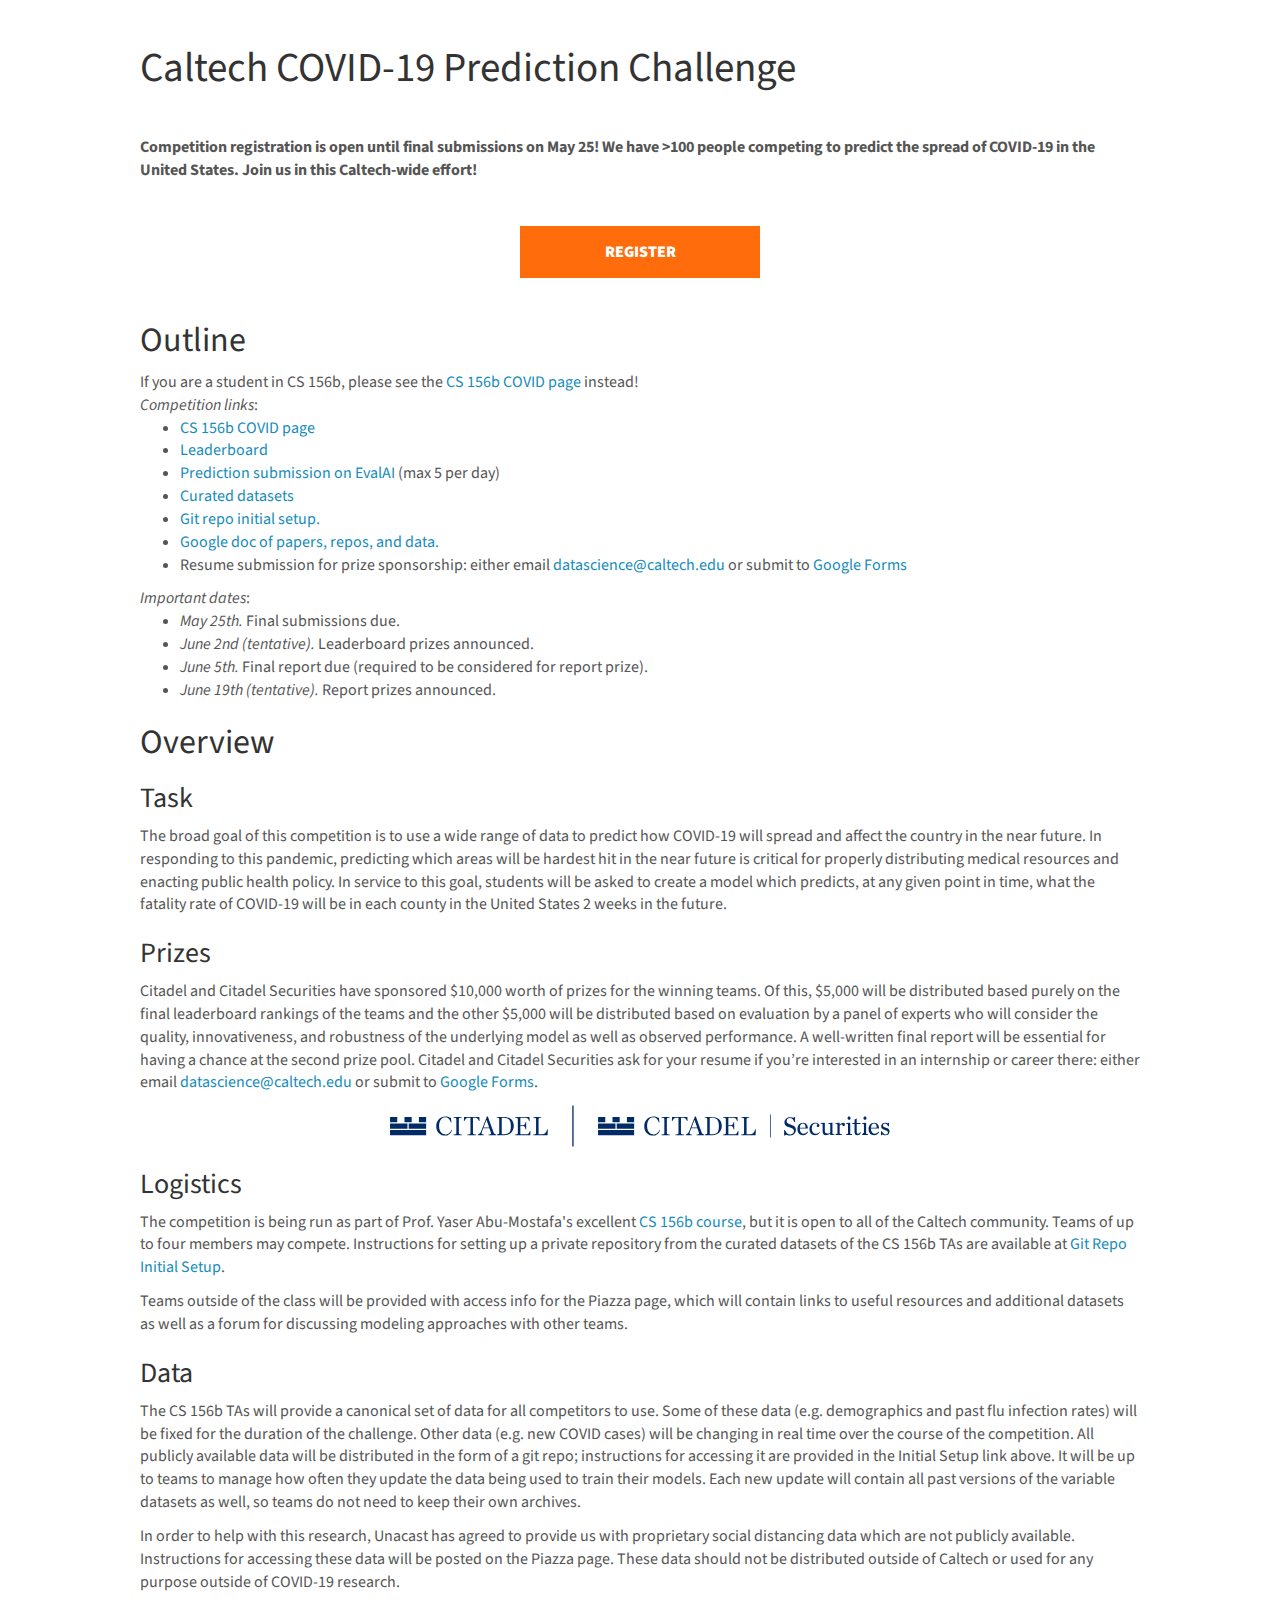
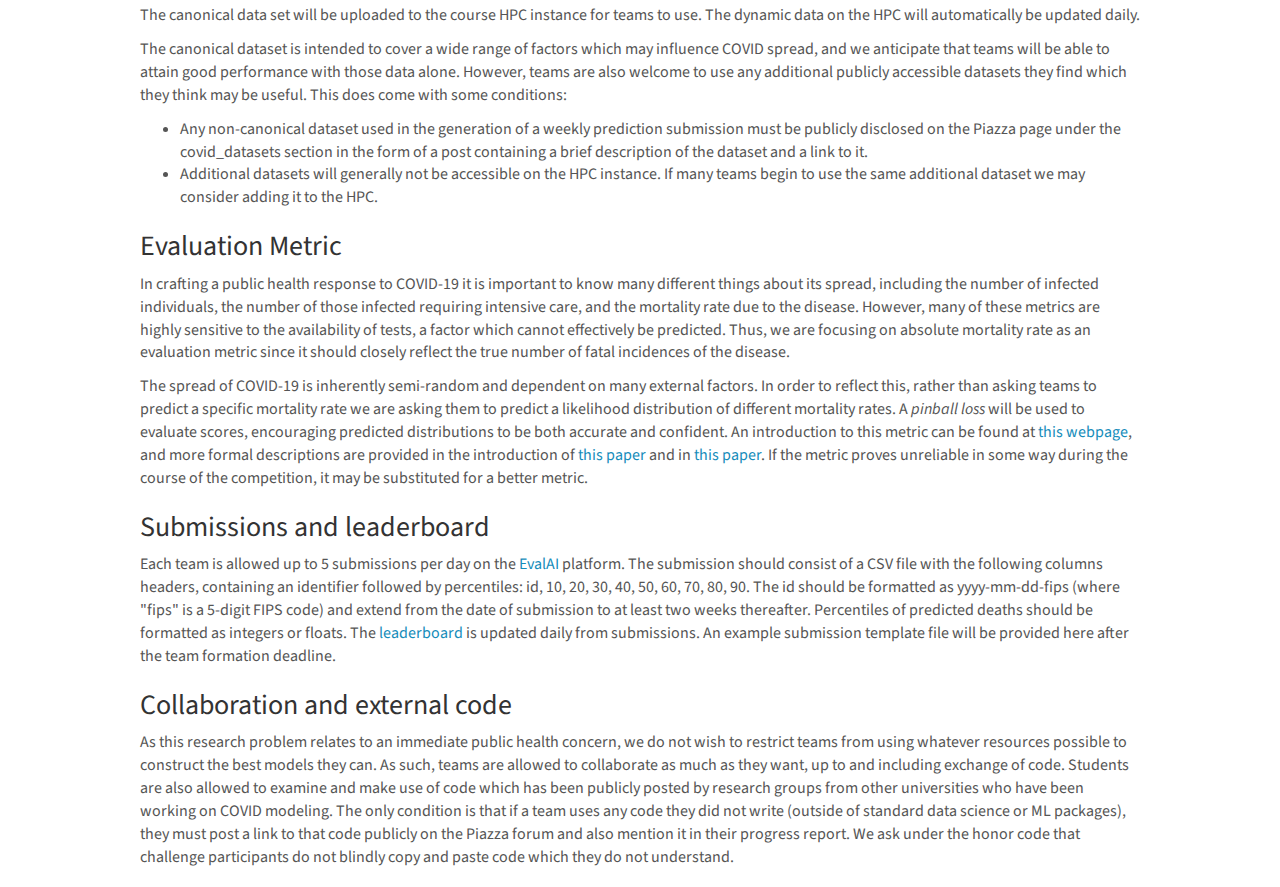
<file: covid/index.html>
<!DOCTYPE html>
<html>

<head>
<meta charset="utf-8">
<meta http-equiv="X-UA-Compatible" content="IE=edge">
<meta name="viewport" content="width=device-width, initial-scale=1">
<title>Caltech COVID-19 Challenge</title>
<meta name="description" content="CS156b Caltech COVID Prediction Challenge">
<link rel="stylesheet" href="main.css">
<style>
    #sponsorContainer {
        width: 100%;
        text-align: center;
    }
    #sponsor {
        width: 50%;
        margin: 0 auto;
    }
    
    #register {
        width: 100%;
        text-align: center;
        margin: 2.5em auto;
    }
    .button {
      background-color: #FF6C0C;
      border: none;
      color: white;
      padding: 15px 32px;
      text-align: center;
      text-decoration: none;
      display: inline-block;
      font-size: 16px;
      margin: 4px 2px;
      cursor: pointer;
      width: 15em;
      font-weight: 900;
    }
    
    .button:hover, .button:focus {
        color: #fff;
        text-decoration: none;
        opacity: 0.5;
    }
</style>
</head>

  <body>

    <div class="container-fluid">
      <div class="row">
        <div id="gridid" class="col-sm-13">

    <h1>Caltech COVID-19 Prediction Challenge</h1>

<p> </p> <br />
<p> </p>

<b>Competition registration is open until final submissions on May 25! We have >100 people competing to predict the spread of COVID-19 in the United States. Join us in this Caltech-wide effort!</b>
<div id="register">
<a class="button" href="https://docs.google.com/forms/d/e/1FAIpQLSeq5ncLFDATIefqU--68OlSQ4pCae-Gww1ZQuf2T-mIZ2f9ng/viewform?usp=sf_link">REGISTER</a>
</div>
<h2>Outline</h2>
If you are a student in CS 156b, please see the <a href="http://cs156.caltech.edu/netflix/">CS 156b COVID page</a> instead!
<div>
    <em>Competition links</em>:
    <ul>
        <li><a href="http://cs156.caltech.edu/netflix/">CS 156b COVID page</a></li>
        <li><a href="leaderboard.html">Leaderboard</a></li>
        <li><a href="https://evalai.cloudcv.org/web/challenges/challenge-page/582/overview">Prediction submission on EvalAI</a> (max 5 per day)</li>
        <li><a href="https://github.com/quantummind/caltech_covid_19_modeling">Curated datasets</a></li>
        <li><a href="https://docs.google.com/document/d/1l2QBnAZp54fhLm-oFgD6_9dBO-1exE8K_-mE_FeQ90A/edit?usp=sharing">Git repo initial setup.</a></li>
        <li><a href="https://docs.google.com/document/d/1kZgvjgwsFRcTe7xLA62HHppWY92bzvfYwMItNhwZ6Nc/edit?usp=sharing">Google doc of papers, repos, and data.</a></li>
        <li>Resume submission for prize sponsorship: either email <a href="mailto:datascience@caltech.edu">datascience@caltech.edu</a> or submit to <a href="https://docs.google.com/forms/d/e/1FAIpQLSej6IWhegXEjKtt8t7MBPCOuqnMzMwgGJKDAOTsY9SjKZSXvQ/viewform?usp=sf_link">Google Forms</a></li>
    </ul>
    <em>Important dates</em>:
    <ul>
      <li><em>May 25th.</em> Final submissions due.</li>
      <li><em>June 2nd (tentative).</em> Leaderboard prizes announced.</li>
      <li><em>June 5th.</em> Final report due (required to be considered for report prize).</li>
      <li><em>June 19th (tentative).</em> Report prizes announced.</li>
    </ul>
</div>

<h2>Overview</h2>

<h3>Task</h3>
<p>The broad goal of this competition is to use a wide range of data to predict how COVID-19 will spread and affect the country in the near future. In responding to this pandemic, predicting which areas will be hardest hit in the near future is critical for properly distributing medical resources and enacting public health policy. In service to this goal, students will be asked to create a model which predicts, at any given point in time, what the fatality rate of COVID-19 will be in each county in the United States 2 weeks in the future.</p>

<h3>Prizes</h3>
<p>Citadel and Citadel Securities have sponsored $10,000 worth of prizes for the winning teams. Of this, $5,000 will be distributed based purely on the final leaderboard rankings of the teams and the other $5,000 will be distributed based on evaluation by a panel of experts who will consider the quality, innovativeness, and robustness of the underlying model as well as observed performance. A well-written final report will be essential for having a chance at the second prize pool. Citadel and Citadel Securities ask for your resume if you’re interested in an internship or career there: either email <a href="mailto:datascience@caltech.edu">datascience@caltech.edu</a> or submit to <a href="https://docs.google.com/forms/d/e/1FAIpQLSej6IWhegXEjKtt8t7MBPCOuqnMzMwgGJKDAOTsY9SjKZSXvQ/viewform?usp=sf_link">Google Forms</a>.</p>
<div id="sponsorContainer">
<img id="sponsor" src="citadel.svg">
</div>

<h3>Logistics</h3>
<p>
The competition is being run as part of Prof. Yaser Abu-Mostafa's excellent <a href="http://cs156.caltech.edu/">CS 156b course</a>, but it is open to all of the Caltech community. Teams of up to four members may compete.
Instructions for setting up a private repository from the curated datasets of the CS 156b TAs are available at <a href="https://docs.google.com/document/d/1l2QBnAZp54fhLm-oFgD6_9dBO-1exE8K_-mE_FeQ90A/edit?usp=sharing">Git Repo Initial Setup</a>.
</p>
<p>Teams outside of the class will be provided with access info for the Piazza page, which will contain links to useful resources and additional datasets as well as a forum for discussing modeling approaches with other teams.</p>

<h3>Data</h3>
<p>
The CS 156b TAs will provide a canonical set of data for all competitors to use. Some of these data (e.g. demographics and past flu infection rates) will be fixed for the duration of the challenge. Other data (e.g. new COVID cases) will be changing in real time over the course of the competition. All publicly available data will be distributed in the form of a git repo; instructions for accessing it are provided in the Initial Setup link above. It will be up to teams to manage how often they update the data being used to train their models. Each new update will contain all past versions of the variable datasets as well, so teams do not need to keep their own archives.
</p>
<p>
In order to help with this research, Unacast has agreed to provide us with proprietary social distancing data which are not publicly available. Instructions for accessing these data will be posted on the Piazza page. These data should not be distributed outside of Caltech or used for any purpose outside of COVID-19 research.
</p>
<p>
The canonical data set will be uploaded to the course HPC instance for teams to use. The dynamic data on the HPC will automatically be updated daily.
</p>
<p>
The canonical dataset is intended to cover a wide range of factors which may influence COVID spread, and we anticipate that teams will be able to attain good performance with those data alone. However, teams are also welcome to use any additional publicly accessible datasets they find which they think may be useful. This does come with some conditions:
</p>
<ul>
    <li>Any non-canonical dataset used in the generation of a weekly prediction submission must be publicly disclosed on the Piazza page under the covid_datasets section in the form of a post containing a brief description of the dataset and a link to it.</li>
    <li>Additional datasets will generally not be accessible on the HPC instance. If many teams begin to use the same additional dataset we may consider adding it to the HPC.</li>
</ul>

<h3>Evaluation Metric</h3>
<p>In crafting a public health response to COVID-19 it is important to know many different things about its spread, including the number of infected individuals, the number of those infected requiring intensive care, and the mortality rate due to the disease. However, many of these metrics are highly sensitive to the availability of tests, a factor which cannot effectively be predicted. Thus, we are focusing on absolute mortality rate as an evaluation metric since it should closely reflect the true number of fatal incidences of the disease.</p>

<p>The spread of COVID-19 is inherently semi-random and dependent on many external factors. In order to reflect this, rather than asking teams to predict a specific mortality rate we are asking them to predict a likelihood distribution of different mortality rates. A <em>pinball loss</em> will be used to evaluate scores, encouraging predicted distributions to be both accurate and confident. An introduction to this metric can be found at <a href="https://www.lokad.com/pinball-loss-function-definition#Formula_0">this webpage</a>, and more formal descriptions are provided in the introduction of <a href="https://projecteuclid.org/euclid.bj/1297173840">this paper</a> and in <a href="http://www.lsta.upmc.fr/BIAU/bp.pdf">this paper</a>. If the metric proves unreliable in some way during the course of the competition, it may be substituted for a better metric.</p>

<h3>Submissions and leaderboard</h3>
Each team is allowed up to 5 submissions per day on the <a href="https://evalai.cloudcv.org/web/challenges/challenge-page/582/overview">EvalAI</a> platform. The submission should consist of a CSV file with the following columns headers, containing an identifier followed by percentiles: id, 10, 20, 30, 40, 50, 60, 70, 80, 90. The id should be formatted as yyyy-mm-dd-fips (where "fips" is a 5-digit FIPS code) and extend from the date of submission to at least two weeks thereafter. Percentiles of predicted deaths should be formatted as integers or floats. The <a href="leaderboard.html">leaderboard</a> is updated daily from submissions. An example submission template file will be provided here after the team formation deadline.

<h3>Collaboration and external code</h3>
<p>
As this research problem relates to an immediate public health concern, we do not wish to restrict teams from using whatever resources possible to construct the best models they can. As such, teams are allowed to collaborate as much as they want, up to and including exchange of code. Students are also allowed to examine and make use of code which has been publicly posted by research groups from other universities who have been working on COVID modeling. The only condition is that if a team uses any code they did not write (outside of standard data science or ML packages), they must post a link to that code publicly on the Piazza forum and also mention it in their progress report. We ask under the honor code that challenge participants do not blindly copy and paste code which they do not understand.
</p>


</div>

      </div>
    </div>


  </body>

</html>
</file>
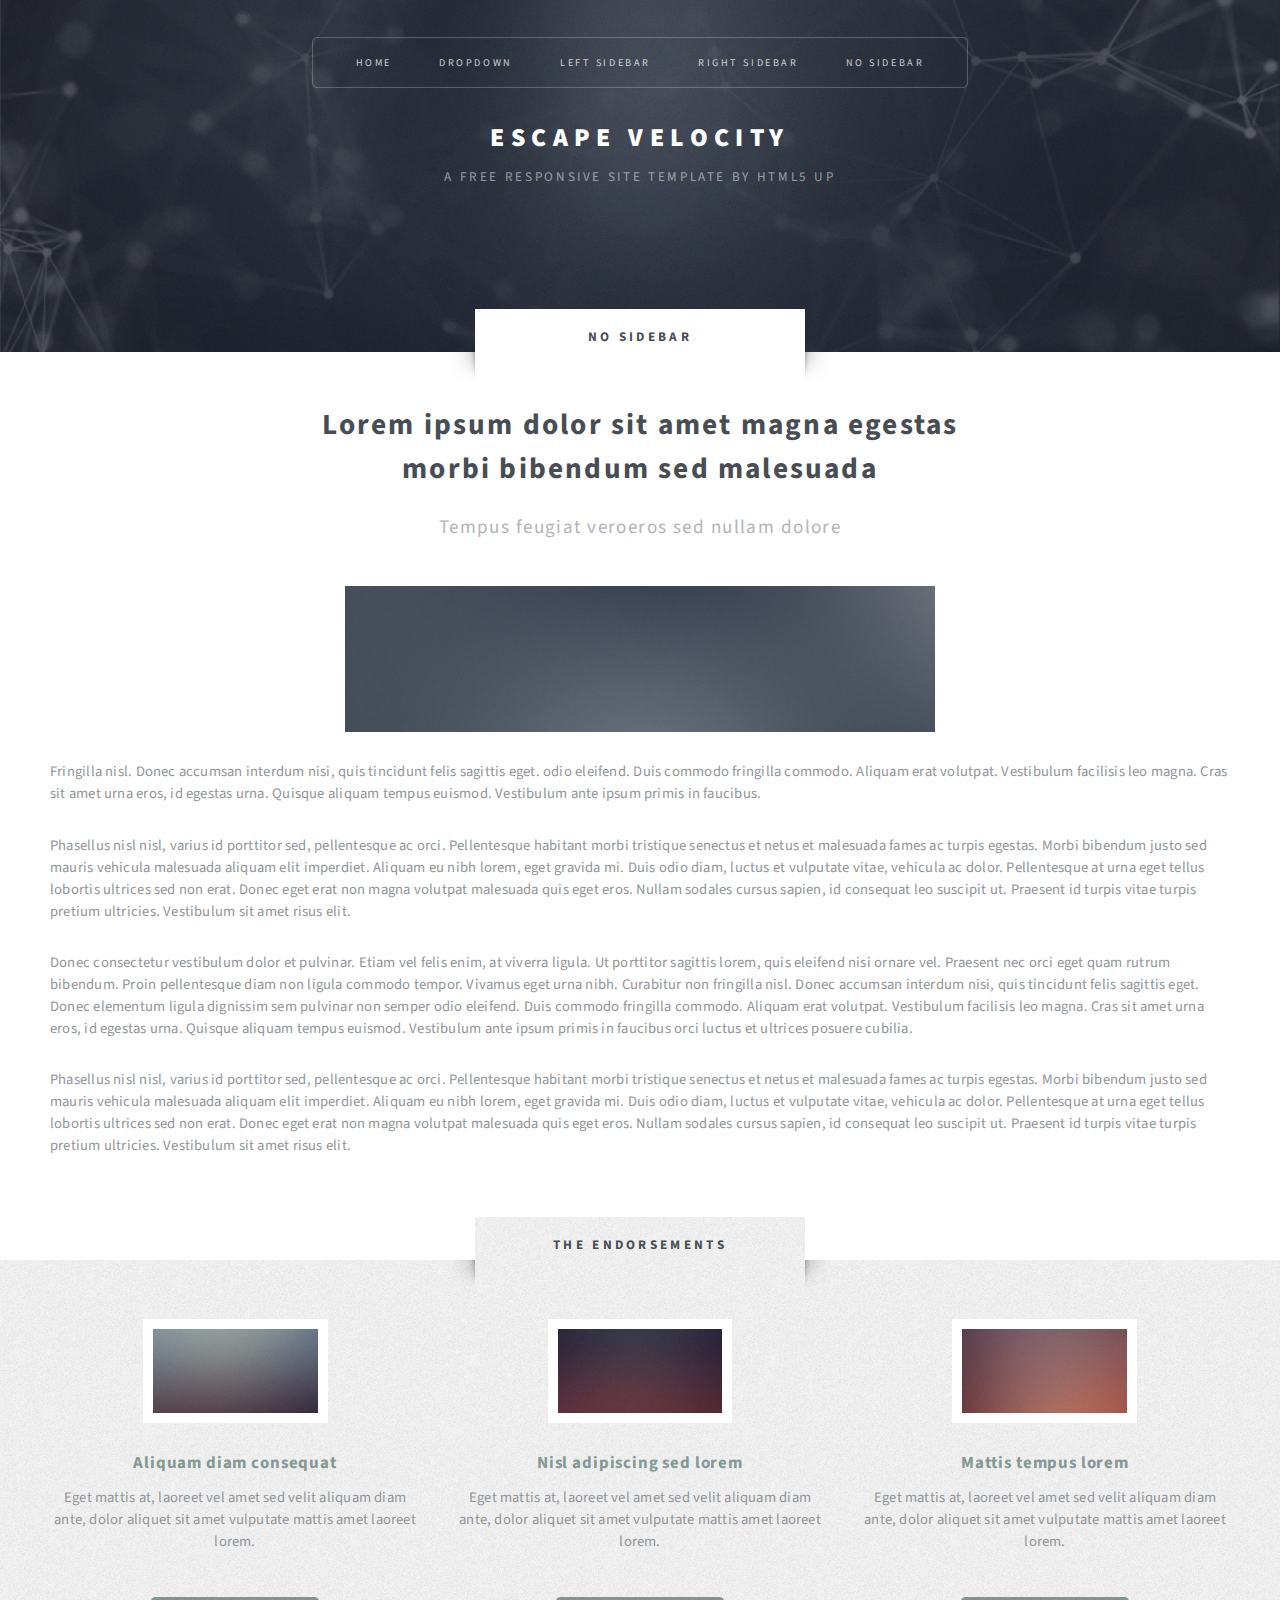
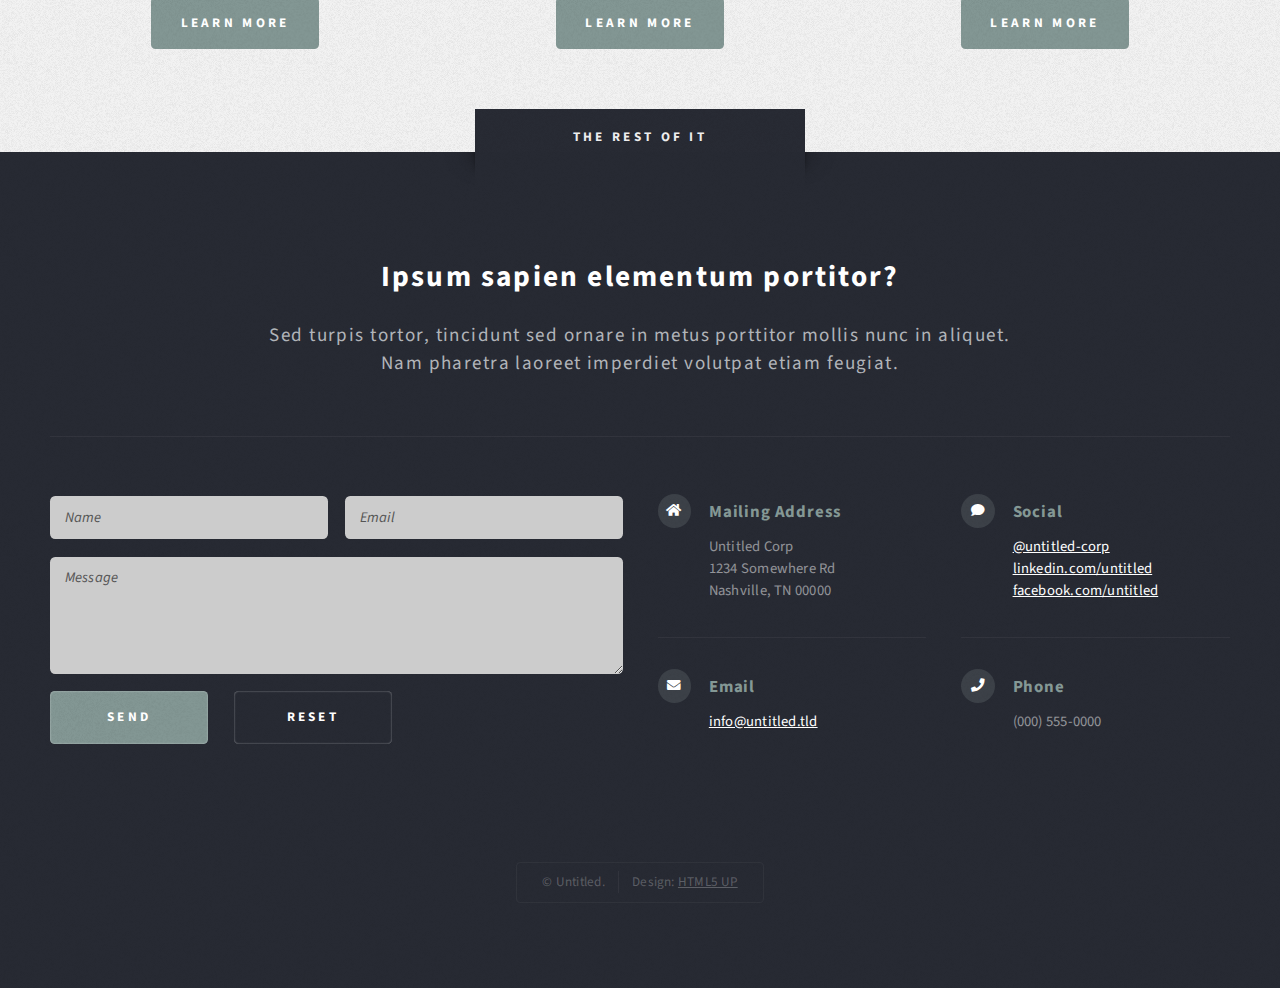
<file: no-sidebar.html>
<!DOCTYPE HTML>
<!--
	Escape Velocity by HTML5 UP
	html5up.net | @ajlkn
	Free for personal and commercial use under the CCA 3.0 license (html5up.net/license)
-->
<html>
	<head>
		<title>No Sidebar - Escape Velocity by HTML5 UP</title>
		<meta charset="utf-8" />
		<meta name="viewport" content="width=device-width, initial-scale=1, user-scalable=no" />
		<link rel="stylesheet" href="assets/css/main.css" />
	</head>
	<body class="no-sidebar is-preload">
		<div id="page-wrapper">

			<!-- Header -->
				<section id="header" class="wrapper">

					<!-- Logo -->
						<div id="logo">
							<h1><a href="index.html">Escape Velocity</a></h1>
							<p>A free responsive site template by HTML5 UP</p>
						</div>

					<!-- Nav -->
						<nav id="nav">
							<ul>
								<li><a href="index.html">Home</a></li>
								<li>
									<a href="#">Dropdown</a>
									<ul>
										<li><a href="#">Lorem ipsum</a></li>
										<li><a href="#">Magna veroeros</a></li>
										<li><a href="#">Etiam nisl</a></li>
										<li>
											<a href="#">Sed consequat</a>
											<ul>
												<li><a href="#">Lorem dolor</a></li>
												<li><a href="#">Amet consequat</a></li>
												<li><a href="#">Magna phasellus</a></li>
												<li><a href="#">Etiam nisl</a></li>
												<li><a href="#">Sed feugiat</a></li>
											</ul>
										</li>
										<li><a href="#">Nisl tempus</a></li>
									</ul>
								</li>
								<li><a href="left-sidebar.html">Left Sidebar</a></li>
								<li><a href="right-sidebar.html">Right Sidebar</a></li>
								<li class="current"><a href="no-sidebar.html">No Sidebar</a></li>
							</ul>
						</nav>

				</section>

			<!-- Main -->
				<div id="main" class="wrapper style2">
					<div class="title">No Sidebar</div>
					<div class="container">

						<!-- Content -->
							<div id="content">
								<article class="box post">
									<header class="style1">
										<h2>Lorem ipsum dolor sit amet magna egestas<br class="mobile-hide" />
										morbi bibendum sed malesuada</h2>
										<p>Tempus feugiat veroeros sed nullam dolore</p>
									</header>
									<a href="#" class="image featured">
										<img src="images/pic01.jpg" alt="" />
									</a>
									<p>Fringilla nisl. Donec accumsan interdum nisi, quis tincidunt felis sagittis eget.
									odio eleifend. Duis commodo fringilla commodo. Aliquam erat volutpat. Vestibulum
									facilisis leo magna. Cras sit amet urna eros, id egestas urna. Quisque aliquam
									tempus euismod. Vestibulum ante ipsum primis in faucibus.</p>
									<p>Phasellus nisl nisl, varius id porttitor sed, pellentesque ac orci. Pellentesque
									habitant morbi tristique senectus et netus et malesuada fames ac turpis egestas. Morbi
									bibendum justo sed mauris vehicula malesuada aliquam elit imperdiet. Aliquam eu nibh
									lorem, eget gravida mi. Duis odio diam, luctus et vulputate vitae, vehicula ac dolor.
									Pellentesque at urna eget tellus lobortis ultrices sed non erat. Donec eget erat non
									magna volutpat malesuada quis eget eros. Nullam sodales cursus sapien, id consequat
									leo suscipit ut. Praesent id turpis vitae turpis pretium ultricies. Vestibulum sit
									amet risus elit.</p>
									<p>Donec consectetur vestibulum dolor et pulvinar. Etiam vel felis enim, at viverra
									ligula. Ut porttitor sagittis lorem, quis eleifend nisi ornare vel. Praesent nec orci
									eget quam rutrum bibendum. Proin pellentesque diam non ligula commodo tempor. Vivamus
									eget urna nibh. Curabitur non fringilla nisl. Donec accumsan interdum nisi, quis
									tincidunt felis sagittis eget. Donec elementum ligula dignissim sem pulvinar non semper
									odio eleifend. Duis commodo fringilla commodo. Aliquam erat volutpat. Vestibulum
									facilisis leo magna. Cras sit amet urna eros, id egestas urna. Quisque aliquam
									tempus euismod. Vestibulum ante ipsum primis in faucibus orci luctus et ultrices
									posuere cubilia.</p>
									<p>Phasellus nisl nisl, varius id porttitor sed, pellentesque ac orci. Pellentesque
									habitant morbi tristique senectus et netus et malesuada fames ac turpis egestas. Morbi
									bibendum justo sed mauris vehicula malesuada aliquam elit imperdiet. Aliquam eu nibh
									lorem, eget gravida mi. Duis odio diam, luctus et vulputate vitae, vehicula ac dolor.
									Pellentesque at urna eget tellus lobortis ultrices sed non erat. Donec eget erat non
									magna volutpat malesuada quis eget eros. Nullam sodales cursus sapien, id consequat
									leo suscipit ut. Praesent id turpis vitae turpis pretium ultricies. Vestibulum sit
									amet risus elit.</p>
								</article>
							</div>

					</div>
				</div>

			<!-- Highlights -->
				<section id="highlights" class="wrapper style3">
					<div class="title">The Endorsements</div>
					<div class="container">
						<div class="row aln-center">
							<div class="col-4 col-12-medium">
								<section class="highlight">
									<a href="#" class="image featured"><img src="images/pic02.jpg" alt="" /></a>
									<h3><a href="#">Aliquam diam consequat</a></h3>
									<p>Eget mattis at, laoreet vel amet sed velit aliquam diam ante, dolor aliquet sit amet vulputate mattis amet laoreet lorem.</p>
									<ul class="actions">
										<li><a href="#" class="button style1">Learn More</a></li>
									</ul>
								</section>
							</div>
							<div class="col-4 col-12-medium">
								<section class="highlight">
									<a href="#" class="image featured"><img src="images/pic03.jpg" alt="" /></a>
									<h3><a href="#">Nisl adipiscing sed lorem</a></h3>
									<p>Eget mattis at, laoreet vel amet sed velit aliquam diam ante, dolor aliquet sit amet vulputate mattis amet laoreet lorem.</p>
									<ul class="actions">
										<li><a href="#" class="button style1">Learn More</a></li>
									</ul>
								</section>
							</div>
							<div class="col-4 col-12-medium">
								<section class="highlight">
									<a href="#" class="image featured"><img src="images/pic04.jpg" alt="" /></a>
									<h3><a href="#">Mattis tempus lorem</a></h3>
									<p>Eget mattis at, laoreet vel amet sed velit aliquam diam ante, dolor aliquet sit amet vulputate mattis amet laoreet lorem.</p>
									<ul class="actions">
										<li><a href="#" class="button style1">Learn More</a></li>
									</ul>
								</section>
							</div>
						</div>
					</div>
				</section>

			<!-- Footer -->
				<section id="footer" class="wrapper">
					<div class="title">The Rest Of It</div>
					<div class="container">
						<header class="style1">
							<h2>Ipsum sapien elementum portitor?</h2>
							<p>
								Sed turpis tortor, tincidunt sed ornare in metus porttitor mollis nunc in aliquet.<br />
								Nam pharetra laoreet imperdiet volutpat etiam feugiat.
							</p>
						</header>
						<div class="row">
							<div class="col-6 col-12-medium">

								<!-- Contact Form -->
									<section>
										<form method="post" action="#">
											<div class="row gtr-50">
												<div class="col-6 col-12-small">
													<input type="text" name="name" id="contact-name" placeholder="Name" />
												</div>
												<div class="col-6 col-12-small">
													<input type="text" name="email" id="contact-email" placeholder="Email" />
												</div>
												<div class="col-12">
													<textarea name="message" id="contact-message" placeholder="Message" rows="4"></textarea>
												</div>
												<div class="col-12">
													<ul class="actions">
														<li><input type="submit" class="style1" value="Send" /></li>
														<li><input type="reset" class="style2" value="Reset" /></li>
													</ul>
												</div>
											</div>
										</form>
									</section>

							</div>
							<div class="col-6 col-12-medium">

								<!-- Contact -->
									<section class="feature-list small">
										<div class="row">
											<div class="col-6 col-12-small">
												<section>
													<h3 class="icon solid fa-home">Mailing Address</h3>
													<p>
														Untitled Corp<br />
														1234 Somewhere Rd<br />
														Nashville, TN 00000
													</p>
												</section>
											</div>
											<div class="col-6 col-12-small">
												<section>
													<h3 class="icon solid fa-comment">Social</h3>
													<p>
														<a href="#">@untitled-corp</a><br />
														<a href="#">linkedin.com/untitled</a><br />
														<a href="#">facebook.com/untitled</a>
													</p>
												</section>
											</div>
											<div class="col-6 col-12-small">
												<section>
													<h3 class="icon solid fa-envelope">Email</h3>
													<p>
														<a href="#">info@untitled.tld</a>
													</p>
												</section>
											</div>
											<div class="col-6 col-12-small">
												<section>
													<h3 class="icon solid fa-phone">Phone</h3>
													<p>
														(000) 555-0000
													</p>
												</section>
											</div>
										</div>
									</section>

							</div>
						</div>
						<div id="copyright">
							<ul>
								<li>&copy; Untitled.</li><li>Design: <a href="http://html5up.net">HTML5 UP</a></li>
							</ul>
						</div>
					</div>
				</section>

		</div>

		<!-- Scripts -->
			<script src="assets/js/jquery.min.js"></script>
			<script src="assets/js/jquery.dropotron.min.js"></script>
			<script src="assets/js/browser.min.js"></script>
			<script src="assets/js/breakpoints.min.js"></script>
			<script src="assets/js/util.js"></script>
			<script src="assets/js/main.js"></script>

	</body>
</html>
</file>
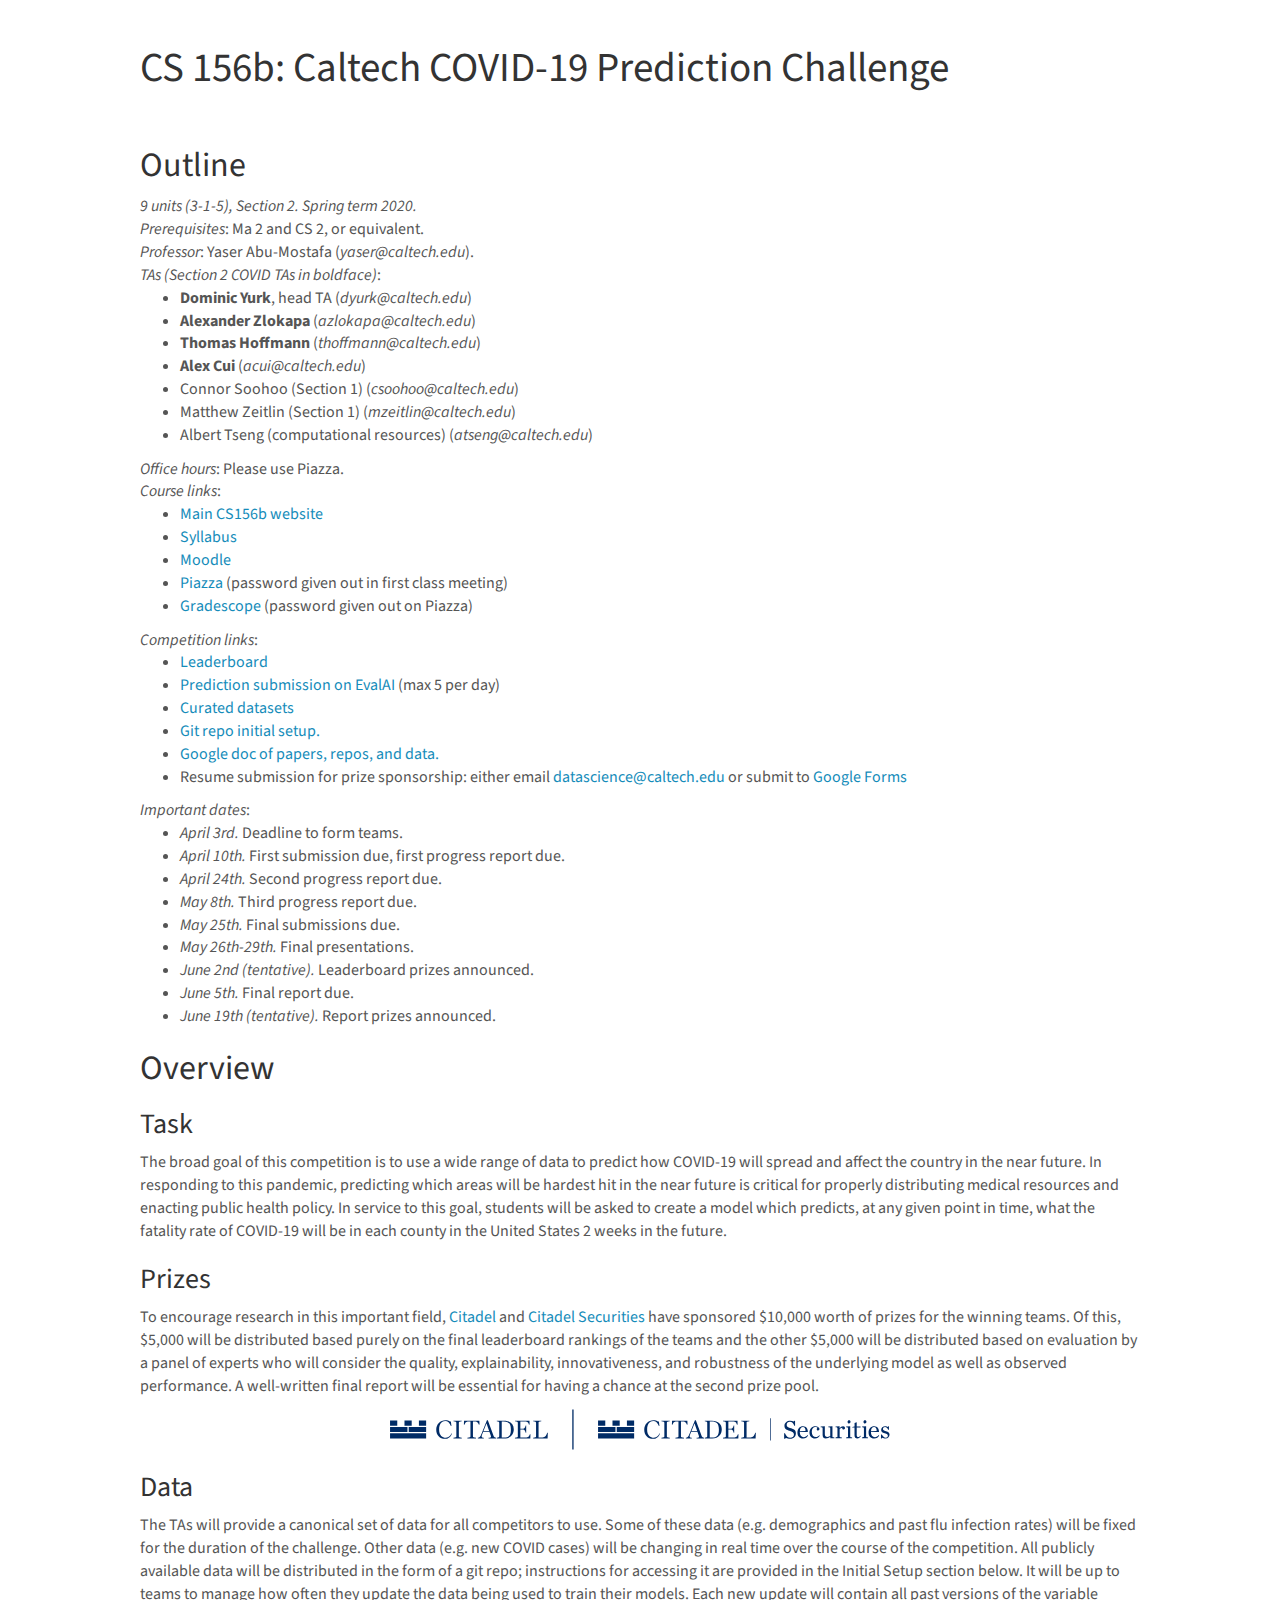
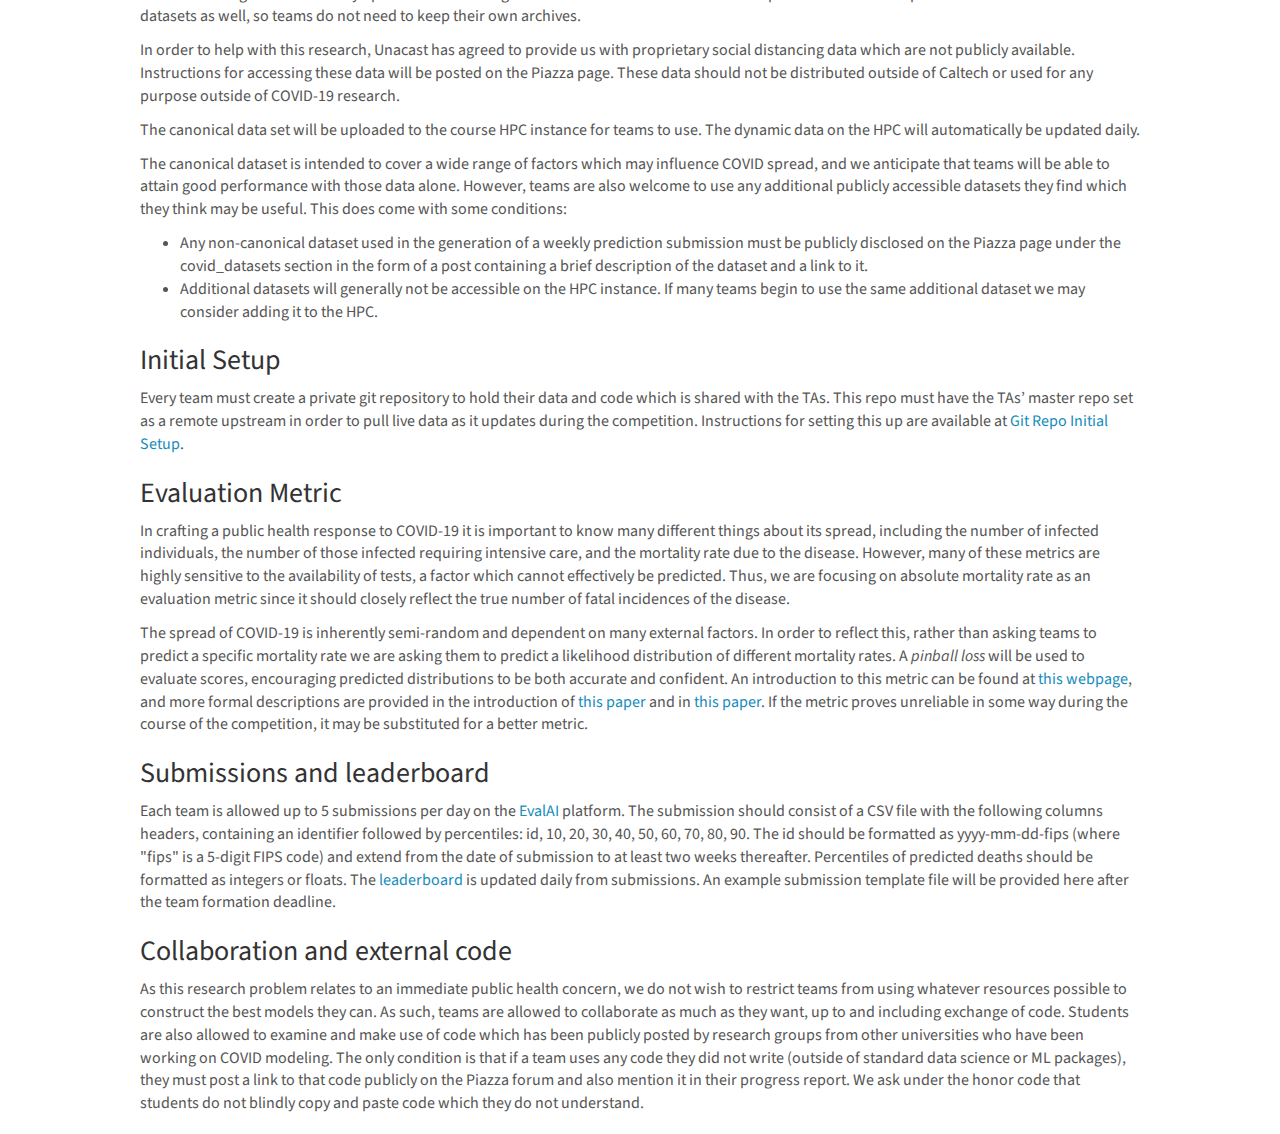
<file: covid/cs156b.html>
<!DOCTYPE html>
<html>

<head>
<meta charset="utf-8">
<meta http-equiv="X-UA-Compatible" content="IE=edge">
<meta name="viewport" content="width=device-width, initial-scale=1">
<title>CS156b COVID-19</title>
<meta name="description" content="CS156b Caltech COVID Prediction Challenge">
<link rel="stylesheet" href="main.css">
<style>
    #sponsorContainer {
        width: 100%;
        text-align: center;
    }
    #sponsor {
        width: 50%;
        margin: 0 auto;
    }
</style>
</head>

  <body>

    <div class="container-fluid">
      <div class="row">
        <div id="gridid" class="col-sm-13">

    <h1>CS 156b: Caltech COVID-19 Prediction Challenge</h1>

<p> </p> <br />
<p> </p>

<h2>Outline</h2>
<div>
    <em>9 units (3-1-5), Section 2. Spring term 2020.</em><br />
    <em>Prerequisites</em>: Ma 2 and CS 2, or equivalent.<br />
    <em>Professor</em>: Yaser Abu-Mostafa (<em>yaser@caltech.edu</em>). <br />
    <em>TAs (Section 2 COVID TAs in boldface)</em>:
    <ul>
        <li><b>Dominic Yurk</b>, head TA (<em>dyurk@caltech.edu</em>)</li>
        <li><b>Alexander Zlokapa</b> (<em>azlokapa@caltech.edu</em>)</li>
        <li><b>Thomas Hoffmann</b> (<em>thoffmann@caltech.edu</em>)</li>
        <li><b>Alex Cui</b> (<em>acui@caltech.edu</em>)</li>
        <li>Connor Soohoo (Section 1) (<em>csoohoo@caltech.edu</em>)</li>
        <li>Matthew Zeitlin (Section 1) (<em>mzeitlin@caltech.edu</em>)</li>
        <li>Albert Tseng (computational resources) (<em>atseng@caltech.edu</em>)</li>
    </ul>
    <em>Office hours</em>: Please use Piazza.<br />
    <em>Course links</em>:
    <ul>
        <li><a href="http://cs156.caltech.edu/">Main CS156b website</a></li>
        <li><a href="https://docs.google.com/document/d/1dsDsHiqLWfqBcUR2EQTPROsKj3rg1xQzMMGGOSnkN_E/edit?usp=sharing">Syllabus</a></li>
        <li><a href="https://courses.caltech.edu/login/index.php">Moodle</a></li>
        <li><a href="https://piazza.com/class/k87o6rffcry6br">Piazza</a> (password given out in first class meeting)</li>
        <li><a href="https://www.gradescope.com/courses/106918">Gradescope</a> (password given out on Piazza)</li>
    </ul>
    <em>Competition links</em>:
    <ul>
        <li><a href="http://datascience.caltech.edu/covid/leaderboard.html">Leaderboard</a></li>
        <li><a href="https://evalai.cloudcv.org/web/challenges/challenge-page/582/overview">Prediction submission on EvalAI</a> (max 5 per day)</li>
        <li><a href="https://github.com/quantummind/caltech_covid_19_modeling">Curated datasets</a></li>
        <li><a href="https://docs.google.com/document/d/1l2QBnAZp54fhLm-oFgD6_9dBO-1exE8K_-mE_FeQ90A/edit?usp=sharing">Git repo initial setup.</a></li>
        <li><a href="https://docs.google.com/document/d/1kZgvjgwsFRcTe7xLA62HHppWY92bzvfYwMItNhwZ6Nc/edit?usp=sharing">Google doc of papers, repos, and data.</a></li>
        <li>Resume submission for prize sponsorship: either email <a href="mailto:datascience@caltech.edu">datascience@caltech.edu</a> or submit to <a href="https://docs.google.com/forms/d/e/1FAIpQLSej6IWhegXEjKtt8t7MBPCOuqnMzMwgGJKDAOTsY9SjKZSXvQ/viewform?usp=sf_link">Google Forms</a></li>
    </ul>
    <em>Important dates</em>:
    <ul>
      <li><em>April 3rd.</em> Deadline to form teams.</li>
      <li><em>April 10th.</em> First submission due, first progress report due.</li>
      <li><em>April 24th.</em> Second progress report due.</li>
      <li><em>May 8th.</em> Third progress report due.</li>
      <li><em>May 25th.</em> Final submissions due.</li>
      <li><em>May 26th-29th.</em> Final presentations.</li>
      <li><em>June 2nd (tentative).</em> Leaderboard prizes announced.</li>
      <li><em>June 5th.</em> Final report due.</li>
      <li><em>June 19th (tentative).</em> Report prizes announced.</li>
    </ul>
</div>


<h2>Overview</h2>

<h3>Task</h3>
<p>The broad goal of this competition is to use a wide range of data to predict how COVID-19 will spread and affect the country in the near future. In responding to this pandemic, predicting which areas will be hardest hit in the near future is critical for properly distributing medical resources and enacting public health policy. In service to this goal, students will be asked to create a model which predicts, at any given point in time, what the fatality rate of COVID-19 will be in each county in the United States 2 weeks in the future.</p>

<h3>Prizes</h3>
<p>To encourage research in this important field, <a href="https://www.citadel.com/">Citadel</a> and <a href="https://www.citadelsecurities.com/">Citadel Securities</a> have sponsored $10,000 worth of prizes for the winning teams. Of this, $5,000 will be distributed based purely on the final leaderboard rankings of the teams and the other $5,000 will be distributed based on evaluation by a panel of experts who will consider the quality, explainability, innovativeness, and robustness of the underlying model as well as observed performance. A well-written final report will be essential for having a chance at the second prize pool.</p>
<div id="sponsorContainer">
<img id="sponsor" src="citadel.svg">
</div>

<h3>Data</h3>
<p>
The TAs will provide a canonical set of data for all competitors to use. Some of these data (e.g. demographics and past flu infection rates) will be fixed for the duration of the challenge. Other data (e.g. new COVID cases) will be changing in real time over the course of the competition. All publicly available data will be distributed in the form of a git repo; instructions for accessing it are provided in the Initial Setup section below. It will be up to teams to manage how often they update the data being used to train their models. Each new update will contain all past versions of the variable datasets as well, so teams do not need to keep their own archives.
</p>
<p>
In order to help with this research, Unacast has agreed to provide us with proprietary social distancing data which are not publicly available. Instructions for accessing these data will be posted on the Piazza page. These data should not be distributed outside of Caltech or used for any purpose outside of COVID-19 research.
</p>
<p>
The canonical data set will be uploaded to the course HPC instance for teams to use. The dynamic data on the HPC will automatically be updated daily.
</p>
<p>
The canonical dataset is intended to cover a wide range of factors which may influence COVID spread, and we anticipate that teams will be able to attain good performance with those data alone. However, teams are also welcome to use any additional publicly accessible datasets they find which they think may be useful. This does come with some conditions:
</p>
<ul>
    <li>Any non-canonical dataset used in the generation of a weekly prediction submission must be publicly disclosed on the Piazza page under the covid_datasets section in the form of a post containing a brief description of the dataset and a link to it.</li>
    <li>Additional datasets will generally not be accessible on the HPC instance. If many teams begin to use the same additional dataset we may consider adding it to the HPC.</li>
</ul>

<h3>Initial Setup</h3>
<p>
Every team must create a private git repository to hold their data and code which is shared with the TAs. This repo must have the TAs’ master repo set as a remote upstream in order to pull live data as it updates during the competition. Instructions for setting this up are available at <a href="https://docs.google.com/document/d/1l2QBnAZp54fhLm-oFgD6_9dBO-1exE8K_-mE_FeQ90A/edit?usp=sharing">Git Repo Initial Setup</a>.
</p>

<h3>Evaluation Metric</h3>
<p>In crafting a public health response to COVID-19 it is important to know many different things about its spread, including the number of infected individuals, the number of those infected requiring intensive care, and the mortality rate due to the disease. However, many of these metrics are highly sensitive to the availability of tests, a factor which cannot effectively be predicted. Thus, we are focusing on absolute mortality rate as an evaluation metric since it should closely reflect the true number of fatal incidences of the disease.</p>

<p>The spread of COVID-19 is inherently semi-random and dependent on many external factors. In order to reflect this, rather than asking teams to predict a specific mortality rate we are asking them to predict a likelihood distribution of different mortality rates. A <em>pinball loss</em> will be used to evaluate scores, encouraging predicted distributions to be both accurate and confident. An introduction to this metric can be found at <a href="https://www.lokad.com/pinball-loss-function-definition#Formula_0">this webpage</a>, and more formal descriptions are provided in the introduction of <a href="https://projecteuclid.org/euclid.bj/1297173840">this paper</a> and in <a href="http://www.lsta.upmc.fr/BIAU/bp.pdf">this paper</a>. If the metric proves unreliable in some way during the course of the competition, it may be substituted for a better metric.</p>

<h3>Submissions and leaderboard</h3>
Each team is allowed up to 5 submissions per day on the <a href="https://evalai.cloudcv.org/web/challenges/challenge-page/582/overview">EvalAI</a> platform. The submission should consist of a CSV file with the following columns headers, containing an identifier followed by percentiles: id, 10, 20, 30, 40, 50, 60, 70, 80, 90. The id should be formatted as yyyy-mm-dd-fips (where "fips" is a 5-digit FIPS code) and extend from the date of submission to at least two weeks thereafter. Percentiles of predicted deaths should be formatted as integers or floats. The <a href="http://datascience.caltech.edu/covid/leaderboard.html">leaderboard</a> is updated daily from submissions. An example submission template file will be provided here after the team formation deadline.

<h3>Collaboration and external code</h3>
<p>
As this research problem relates to an immediate public health concern, we do not wish to restrict teams from using whatever resources possible to construct the best models they can. As such, teams are allowed to collaborate as much as they want, up to and including exchange of code. Students are also allowed to examine and make use of code which has been publicly posted by research groups from other universities who have been working on COVID modeling. The only condition is that if a team uses any code they did not write (outside of standard data science or ML packages), they must post a link to that code publicly on the Piazza forum and also mention it in their progress report. We ask under the honor code that students do not blindly copy and paste code which they do not understand.
</p>


</div>

      </div>
    </div>


  </body>

</html>
</file>
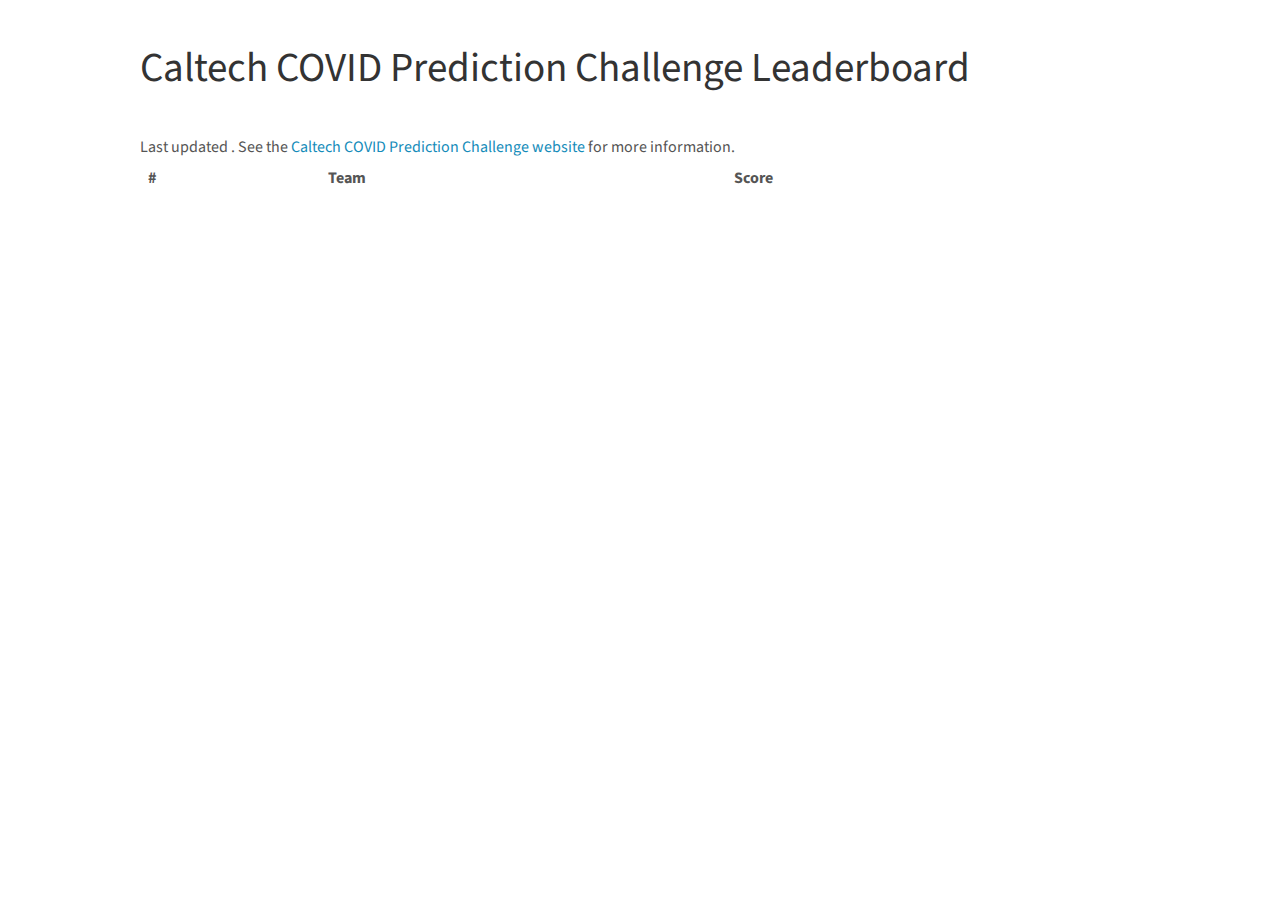
<file: covid/leaderboard.html>
<!DOCTYPE html>
<html>

<head>
<meta charset="utf-8">
<meta http-equiv="X-UA-Compatible" content="IE=edge">
<meta name="viewport" content="width=device-width, initial-scale=1">
<title>COVID Leaderboard</title>
<meta name="description" content="CS156b Caltech COVID Prediction Challenge">
<link rel="stylesheet" href="main.css">
<script src="https://combinatronics.com/quantummind/caltech_covid_19_modeling/master/processing/leaderboard.js"></script>
<script type="text/javascript">
    function populateLeaderboard() {
        document.getElementById('update').innerHTML = refresh_date;
        var rows = leaderboard.split('\n');
        var rank = 0;
        for (i = 0; i < rows.length; i++) {
            var row = rows[i];
            if (row.length == 0) {
                continue;
            }
            rank++;
        
            var splitter = row.lastIndexOf(',');
            var score = row.substring(splitter + 1);
            var name = row.substring(1, splitter - 1);
            var cl = '';
            if (name == 'Baseline') {
                cl = 'baseline';
            }
            document.getElementById('leaderboard').innerHTML += '<tr class="' + cl + '"><td>' + rank.toString() + '</td><td>' + name + '</td><td>' + score + '</td></tr>';
        }
    }
</script>
<style>
table {
  border-collapse: collapse;
  border-spacing: 0;
  width: 100%;
}

th, td {
  text-align: left;
  padding: 8px;
}

tr:nth-child(even) {
    background-color: #f2f2f2;
}

tr.baseline {
    background-color: #003B4C;
    color: #fff;
}

td {
    width: 1em;
}

td + td {
    width: auto;
}
</style>
</head>

<body onload="populateLeaderboard()">

    <div class="container-fluid">
      <div class="row">
        <div id="gridid" class="col-sm-13">

    <h1>Caltech COVID Prediction Challenge Leaderboard</h1>

<p> </p> <br />
<p> </p>

Last updated <span id="update"></span>. See the <a href="index.html">Caltech COVID Prediction Challenge website</a> for more information.
<div style="overflow-x:auto;">
  <table>
    <tbody id="leaderboard">
    <tr>
      <th>#</th>
      <th>Team</th>
      <th>Score</th>
    </tr>
    </tbody>
  </table>
</div>


  </body>

</html>
</file>
<file: assets/css/main.css>
@import url("fontawesome-all.min.css");
@import url("https://fonts.googleapis.com/css?family=Source+Sans+Pro:400,400italic,700,900");

/*
	Escape Velocity by HTML5 UP
	html5up.net | @ajlkn
	Free for personal and commercial use under the CCA 3.0 license (html5up.net/license)
*/

html, body, div, span, applet, object,
iframe, h1, h2, h3, h4, h5, h6, p, blockquote,
pre, a, abbr, acronym, address, big, cite,
code, del, dfn, em, img, ins, kbd, q, s, samp,
small, strike, strong, sub, sup, tt, var, b,
u, i, center, dl, dt, dd, ol, ul, li, fieldset,
form, label, legend, table, caption, tbody,
tfoot, thead, tr, th, td, article, aside,
canvas, details, embed, figure, figcaption,
footer, header, hgroup, menu, nav, output, ruby,
section, summary, time, mark, audio, video {
	margin: 0;
	padding: 0;
	border: 0;
	font-size: 100%;
	font: inherit;
	vertical-align: baseline;}

article, aside, details, figcaption, figure,
footer, header, hgroup, menu, nav, section {
	display: block;}

body {
	line-height: 1;
}

ol, ul {
	list-style: none;
}

blockquote, q {
	quotes: none;
}

	blockquote:before, blockquote:after, q:before, q:after {
		content: '';
		content: none;
	}

table {
	border-collapse: collapse;
	border-spacing: 0;
}

body {
	-webkit-text-size-adjust: none;
}

mark {
	background-color: transparent;
	color: inherit;
}

input::-moz-focus-inner {
	border: 0;
	padding: 0;
}

input, select, textarea {
	-moz-appearance: none;
	-webkit-appearance: none;
	-ms-appearance: none;
	appearance: none;
}

/* Basic */

	@-ms-viewport {
		width: device-width;
	}

	html {
		box-sizing: border-box;
	}

	*, *:before, *:after {
		box-sizing: inherit;
	}

	body.is-preload *, body.is-preload *:before, body.is-preload *:after {
		-moz-animation: none !important;
		-webkit-animation: none !important;
		-ms-animation: none !important;
		animation: none !important;
		-moz-transition: none !important;
		-webkit-transition: none !important;
		-ms-transition: none !important;
		transition: none !important;
	}

	body, input, textarea, select {
		font-family: 'Source Sans Pro', sans-serif;
		font-weight: 400;
		color: #919499;
		font-size: 14pt;
		line-height: 1.75em;
		letter-spacing: 0.025em;
	}

	h1, h2, h3, h4, h5, h6 {
		font-weight: 700;
		color: #484d55;
	}

		h1 a, h2 a, h3 a, h4 a, h5 a, h6 a {
			color: inherit;
			text-decoration: none;
		}

	a {
		-moz-transition: color .25s ease-in-out;
		-webkit-transition: color .25s ease-in-out;
		-ms-transition: color .25s ease-in-out;
		transition: color .25s ease-in-out;
		text-decoration: underline;
		color: #717479;
	}

		a:hover {
			text-decoration: none;
		}

	strong, b {
		font-weight: 700;
		color: #484d55;
	}

	blockquote {
		border-left: solid 0.5em #ddd;
		padding: 1em 0 1em 2em;
		font-style: italic;
	}

	em, i {
		font-style: italic;
	}

	hr {
		border: 0;
		border-top: solid 1px #ddd;
		margin: 2em 0 2em 0;
	}

	sub {
		position: relative;
		top: 0.5em;
		font-size: 0.8em;
	}

	sup {
		position: relative;
		top: -0.5em;
		font-size: 0.8em;
	}

	.nobr {
		white-space: nowrap;
	}

	br.clear {
		clear: both;
	}

	p, ul, ol, dl, table, blockquote, form {
		margin-bottom: 2em;
	}

/* Container */

	.container {
		margin: 0 auto;
		max-width: 100%;
		width: 68em;
	}

		@media screen and (max-width: 1680px) {

			.container {
				width: 70em;
			}

		}

		@media screen and (max-width: 1280px) {

			.container {
				width: calc(100% - 100px);
			}

		}

		@media screen and (max-width: 980px) {

			.container {
				width: calc(100% - 100px);
			}

		}

		@media screen and (max-width: 736px) {

			.container {
				width: calc(100% - 40px);
			}

		}

/* Row */

	.row {
		display: flex;
		flex-wrap: wrap;
		box-sizing: border-box;
		align-items: stretch;
	}

		.row > * {
			box-sizing: border-box;
		}

		.row.gtr-uniform > * > :last-child {
			margin-bottom: 0;
		}

		.row.aln-left {
			justify-content: flex-start;
		}

		.row.aln-center {
			justify-content: center;
		}

		.row.aln-right {
			justify-content: flex-end;
		}

		.row.aln-top {
			align-items: flex-start;
		}

		.row.aln-middle {
			align-items: center;
		}

		.row.aln-bottom {
			align-items: flex-end;
		}

		.row > .imp {
			order: -1;
		}

		.row > .col-1 {
			width: 8.33333%;
		}

		.row > .off-1 {
			margin-left: 8.33333%;
		}

		.row > .col-2 {
			width: 16.66667%;
		}

		.row > .off-2 {
			margin-left: 16.66667%;
		}

		.row > .col-3 {
			width: 25%;
		}

		.row > .off-3 {
			margin-left: 25%;
		}

		.row > .col-4 {
			width: 33.33333%;
		}

		.row > .off-4 {
			margin-left: 33.33333%;
		}

		.row > .col-5 {
			width: 41.66667%;
		}

		.row > .off-5 {
			margin-left: 41.66667%;
		}

		.row > .col-6 {
			width: 50%;
		}

		.row > .off-6 {
			margin-left: 50%;
		}

		.row > .col-7 {
			width: 58.33333%;
		}

		.row > .off-7 {
			margin-left: 58.33333%;
		}

		.row > .col-8 {
			width: 66.66667%;
		}

		.row > .off-8 {
			margin-left: 66.66667%;
		}

		.row > .col-9 {
			width: 75%;
		}

		.row > .off-9 {
			margin-left: 75%;
		}

		.row > .col-10 {
			width: 83.33333%;
		}

		.row > .off-10 {
			margin-left: 83.33333%;
		}

		.row > .col-11 {
			width: 91.66667%;
		}

		.row > .off-11 {
			margin-left: 91.66667%;
		}

		.row > .col-12 {
			width: 100%;
		}

		.row > .off-12 {
			margin-left: 100%;
		}

		.row.gtr-0 {
			margin-top: 0px;
			margin-left: 0px;
		}

			.row.gtr-0 > * {
				padding: 0px 0 0 0px;
			}

			.row.gtr-0.gtr-uniform {
				margin-top: 0px;
			}

				.row.gtr-0.gtr-uniform > * {
					padding-top: 0px;
				}

		.row.gtr-25 {
			margin-top: -12.5px;
			margin-left: -12.5px;
		}

			.row.gtr-25 > * {
				padding: 12.5px 0 0 12.5px;
			}

			.row.gtr-25.gtr-uniform {
				margin-top: -12.5px;
			}

				.row.gtr-25.gtr-uniform > * {
					padding-top: 12.5px;
				}

		.row.gtr-50 {
			margin-top: -25px;
			margin-left: -25px;
		}

			.row.gtr-50 > * {
				padding: 25px 0 0 25px;
			}

			.row.gtr-50.gtr-uniform {
				margin-top: -25px;
			}

				.row.gtr-50.gtr-uniform > * {
					padding-top: 25px;
				}

		.row {
			margin-top: -50px;
			margin-left: -50px;
		}

			.row > * {
				padding: 50px 0 0 50px;
			}

			.row.gtr-uniform {
				margin-top: -50px;
			}

				.row.gtr-uniform > * {
					padding-top: 50px;
				}

		.row.gtr-150 {
			margin-top: -75px;
			margin-left: -75px;
		}

			.row.gtr-150 > * {
				padding: 75px 0 0 75px;
			}

			.row.gtr-150.gtr-uniform {
				margin-top: -75px;
			}

				.row.gtr-150.gtr-uniform > * {
					padding-top: 75px;
				}

		.row.gtr-200 {
			margin-top: -100px;
			margin-left: -100px;
		}

			.row.gtr-200 > * {
				padding: 100px 0 0 100px;
			}

			.row.gtr-200.gtr-uniform {
				margin-top: -100px;
			}

				.row.gtr-200.gtr-uniform > * {
					padding-top: 100px;
				}

		@media screen and (max-width: 1680px) {

			.row {
				display: flex;
				flex-wrap: wrap;
				box-sizing: border-box;
				align-items: stretch;
			}

				.row > * {
					box-sizing: border-box;
				}

				.row.gtr-uniform > * > :last-child {
					margin-bottom: 0;
				}

				.row.aln-left {
					justify-content: flex-start;
				}

				.row.aln-center {
					justify-content: center;
				}

				.row.aln-right {
					justify-content: flex-end;
				}

				.row.aln-top {
					align-items: flex-start;
				}

				.row.aln-middle {
					align-items: center;
				}

				.row.aln-bottom {
					align-items: flex-end;
				}

				.row > .imp-xlarge {
					order: -1;
				}

				.row > .col-1-xlarge {
					width: 8.33333%;
				}

				.row > .off-1-xlarge {
					margin-left: 8.33333%;
				}

				.row > .col-2-xlarge {
					width: 16.66667%;
				}

				.row > .off-2-xlarge {
					margin-left: 16.66667%;
				}

				.row > .col-3-xlarge {
					width: 25%;
				}

				.row > .off-3-xlarge {
					margin-left: 25%;
				}

				.row > .col-4-xlarge {
					width: 33.33333%;
				}

				.row > .off-4-xlarge {
					margin-left: 33.33333%;
				}

				.row > .col-5-xlarge {
					width: 41.66667%;
				}

				.row > .off-5-xlarge {
					margin-left: 41.66667%;
				}

				.row > .col-6-xlarge {
					width: 50%;
				}

				.row > .off-6-xlarge {
					margin-left: 50%;
				}

				.row > .col-7-xlarge {
					width: 58.33333%;
				}

				.row > .off-7-xlarge {
					margin-left: 58.33333%;
				}

				.row > .col-8-xlarge {
					width: 66.66667%;
				}

				.row > .off-8-xlarge {
					margin-left: 66.66667%;
				}

				.row > .col-9-xlarge {
					width: 75%;
				}

				.row > .off-9-xlarge {
					margin-left: 75%;
				}

				.row > .col-10-xlarge {
					width: 83.33333%;
				}

				.row > .off-10-xlarge {
					margin-left: 83.33333%;
				}

				.row > .col-11-xlarge {
					width: 91.66667%;
				}

				.row > .off-11-xlarge {
					margin-left: 91.66667%;
				}

				.row > .col-12-xlarge {
					width: 100%;
				}

				.row > .off-12-xlarge {
					margin-left: 100%;
				}

				.row.gtr-0 {
					margin-top: 0px;
					margin-left: 0px;
				}

					.row.gtr-0 > * {
						padding: 0px 0 0 0px;
					}

					.row.gtr-0.gtr-uniform {
						margin-top: 0px;
					}

						.row.gtr-0.gtr-uniform > * {
							padding-top: 0px;
						}

				.row.gtr-25 {
					margin-top: -12.5px;
					margin-left: -12.5px;
				}

					.row.gtr-25 > * {
						padding: 12.5px 0 0 12.5px;
					}

					.row.gtr-25.gtr-uniform {
						margin-top: -12.5px;
					}

						.row.gtr-25.gtr-uniform > * {
							padding-top: 12.5px;
						}

				.row.gtr-50 {
					margin-top: -25px;
					margin-left: -25px;
				}

					.row.gtr-50 > * {
						padding: 25px 0 0 25px;
					}

					.row.gtr-50.gtr-uniform {
						margin-top: -25px;
					}

						.row.gtr-50.gtr-uniform > * {
							padding-top: 25px;
						}

				.row {
					margin-top: -50px;
					margin-left: -50px;
				}

					.row > * {
						padding: 50px 0 0 50px;
					}

					.row.gtr-uniform {
						margin-top: -50px;
					}

						.row.gtr-uniform > * {
							padding-top: 50px;
						}

				.row.gtr-150 {
					margin-top: -75px;
					margin-left: -75px;
				}

					.row.gtr-150 > * {
						padding: 75px 0 0 75px;
					}

					.row.gtr-150.gtr-uniform {
						margin-top: -75px;
					}

						.row.gtr-150.gtr-uniform > * {
							padding-top: 75px;
						}

				.row.gtr-200 {
					margin-top: -100px;
					margin-left: -100px;
				}

					.row.gtr-200 > * {
						padding: 100px 0 0 100px;
					}

					.row.gtr-200.gtr-uniform {
						margin-top: -100px;
					}

						.row.gtr-200.gtr-uniform > * {
							padding-top: 100px;
						}

		}

		@media screen and (max-width: 1280px) {

			.row {
				display: flex;
				flex-wrap: wrap;
				box-sizing: border-box;
				align-items: stretch;
			}

				.row > * {
					box-sizing: border-box;
				}

				.row.gtr-uniform > * > :last-child {
					margin-bottom: 0;
				}

				.row.aln-left {
					justify-content: flex-start;
				}

				.row.aln-center {
					justify-content: center;
				}

				.row.aln-right {
					justify-content: flex-end;
				}

				.row.aln-top {
					align-items: flex-start;
				}

				.row.aln-middle {
					align-items: center;
				}

				.row.aln-bottom {
					align-items: flex-end;
				}

				.row > .imp-large {
					order: -1;
				}

				.row > .col-1-large {
					width: 8.33333%;
				}

				.row > .off-1-large {
					margin-left: 8.33333%;
				}

				.row > .col-2-large {
					width: 16.66667%;
				}

				.row > .off-2-large {
					margin-left: 16.66667%;
				}

				.row > .col-3-large {
					width: 25%;
				}

				.row > .off-3-large {
					margin-left: 25%;
				}

				.row > .col-4-large {
					width: 33.33333%;
				}

				.row > .off-4-large {
					margin-left: 33.33333%;
				}

				.row > .col-5-large {
					width: 41.66667%;
				}

				.row > .off-5-large {
					margin-left: 41.66667%;
				}

				.row > .col-6-large {
					width: 50%;
				}

				.row > .off-6-large {
					margin-left: 50%;
				}

				.row > .col-7-large {
					width: 58.33333%;
				}

				.row > .off-7-large {
					margin-left: 58.33333%;
				}

				.row > .col-8-large {
					width: 66.66667%;
				}

				.row > .off-8-large {
					margin-left: 66.66667%;
				}

				.row > .col-9-large {
					width: 75%;
				}

				.row > .off-9-large {
					margin-left: 75%;
				}

				.row > .col-10-large {
					width: 83.33333%;
				}

				.row > .off-10-large {
					margin-left: 83.33333%;
				}

				.row > .col-11-large {
					width: 91.66667%;
				}

				.row > .off-11-large {
					margin-left: 91.66667%;
				}

				.row > .col-12-large {
					width: 100%;
				}

				.row > .off-12-large {
					margin-left: 100%;
				}

				.row.gtr-0 {
					margin-top: 0px;
					margin-left: 0px;
				}

					.row.gtr-0 > * {
						padding: 0px 0 0 0px;
					}

					.row.gtr-0.gtr-uniform {
						margin-top: 0px;
					}

						.row.gtr-0.gtr-uniform > * {
							padding-top: 0px;
						}

				.row.gtr-25 {
					margin-top: -8.75px;
					margin-left: -8.75px;
				}

					.row.gtr-25 > * {
						padding: 8.75px 0 0 8.75px;
					}

					.row.gtr-25.gtr-uniform {
						margin-top: -8.75px;
					}

						.row.gtr-25.gtr-uniform > * {
							padding-top: 8.75px;
						}

				.row.gtr-50 {
					margin-top: -17.5px;
					margin-left: -17.5px;
				}

					.row.gtr-50 > * {
						padding: 17.5px 0 0 17.5px;
					}

					.row.gtr-50.gtr-uniform {
						margin-top: -17.5px;
					}

						.row.gtr-50.gtr-uniform > * {
							padding-top: 17.5px;
						}

				.row {
					margin-top: -35px;
					margin-left: -35px;
				}

					.row > * {
						padding: 35px 0 0 35px;
					}

					.row.gtr-uniform {
						margin-top: -35px;
					}

						.row.gtr-uniform > * {
							padding-top: 35px;
						}

				.row.gtr-150 {
					margin-top: -52.5px;
					margin-left: -52.5px;
				}

					.row.gtr-150 > * {
						padding: 52.5px 0 0 52.5px;
					}

					.row.gtr-150.gtr-uniform {
						margin-top: -52.5px;
					}

						.row.gtr-150.gtr-uniform > * {
							padding-top: 52.5px;
						}

				.row.gtr-200 {
					margin-top: -70px;
					margin-left: -70px;
				}

					.row.gtr-200 > * {
						padding: 70px 0 0 70px;
					}

					.row.gtr-200.gtr-uniform {
						margin-top: -70px;
					}

						.row.gtr-200.gtr-uniform > * {
							padding-top: 70px;
						}

		}

		@media screen and (max-width: 980px) {

			.row {
				display: flex;
				flex-wrap: wrap;
				box-sizing: border-box;
				align-items: stretch;
			}

				.row > * {
					box-sizing: border-box;
				}

				.row.gtr-uniform > * > :last-child {
					margin-bottom: 0;
				}

				.row.aln-left {
					justify-content: flex-start;
				}

				.row.aln-center {
					justify-content: center;
				}

				.row.aln-right {
					justify-content: flex-end;
				}

				.row.aln-top {
					align-items: flex-start;
				}

				.row.aln-middle {
					align-items: center;
				}

				.row.aln-bottom {
					align-items: flex-end;
				}

				.row > .imp-medium {
					order: -1;
				}

				.row > .col-1-medium {
					width: 8.33333%;
				}

				.row > .off-1-medium {
					margin-left: 8.33333%;
				}

				.row > .col-2-medium {
					width: 16.66667%;
				}

				.row > .off-2-medium {
					margin-left: 16.66667%;
				}

				.row > .col-3-medium {
					width: 25%;
				}

				.row > .off-3-medium {
					margin-left: 25%;
				}

				.row > .col-4-medium {
					width: 33.33333%;
				}

				.row > .off-4-medium {
					margin-left: 33.33333%;
				}

				.row > .col-5-medium {
					width: 41.66667%;
				}

				.row > .off-5-medium {
					margin-left: 41.66667%;
				}

				.row > .col-6-medium {
					width: 50%;
				}

				.row > .off-6-medium {
					margin-left: 50%;
				}

				.row > .col-7-medium {
					width: 58.33333%;
				}

				.row > .off-7-medium {
					margin-left: 58.33333%;
				}

				.row > .col-8-medium {
					width: 66.66667%;
				}

				.row > .off-8-medium {
					margin-left: 66.66667%;
				}

				.row > .col-9-medium {
					width: 75%;
				}

				.row > .off-9-medium {
					margin-left: 75%;
				}

				.row > .col-10-medium {
					width: 83.33333%;
				}

				.row > .off-10-medium {
					margin-left: 83.33333%;
				}

				.row > .col-11-medium {
					width: 91.66667%;
				}

				.row > .off-11-medium {
					margin-left: 91.66667%;
				}

				.row > .col-12-medium {
					width: 100%;
				}

				.row > .off-12-medium {
					margin-left: 100%;
				}

				.row.gtr-0 {
					margin-top: 0px;
					margin-left: 0px;
				}

					.row.gtr-0 > * {
						padding: 0px 0 0 0px;
					}

					.row.gtr-0.gtr-uniform {
						margin-top: 0px;
					}

						.row.gtr-0.gtr-uniform > * {
							padding-top: 0px;
						}

				.row.gtr-25 {
					margin-top: -12.5px;
					margin-left: -12.5px;
				}

					.row.gtr-25 > * {
						padding: 12.5px 0 0 12.5px;
					}

					.row.gtr-25.gtr-uniform {
						margin-top: -12.5px;
					}

						.row.gtr-25.gtr-uniform > * {
							padding-top: 12.5px;
						}

				.row.gtr-50 {
					margin-top: -25px;
					margin-left: -25px;
				}

					.row.gtr-50 > * {
						padding: 25px 0 0 25px;
					}

					.row.gtr-50.gtr-uniform {
						margin-top: -25px;
					}

						.row.gtr-50.gtr-uniform > * {
							padding-top: 25px;
						}

				.row {
					margin-top: -50px;
					margin-left: -50px;
				}

					.row > * {
						padding: 50px 0 0 50px;
					}

					.row.gtr-uniform {
						margin-top: -50px;
					}

						.row.gtr-uniform > * {
							padding-top: 50px;
						}

				.row.gtr-150 {
					margin-top: -75px;
					margin-left: -75px;
				}

					.row.gtr-150 > * {
						padding: 75px 0 0 75px;
					}

					.row.gtr-150.gtr-uniform {
						margin-top: -75px;
					}

						.row.gtr-150.gtr-uniform > * {
							padding-top: 75px;
						}

				.row.gtr-200 {
					margin-top: -100px;
					margin-left: -100px;
				}

					.row.gtr-200 > * {
						padding: 100px 0 0 100px;
					}

					.row.gtr-200.gtr-uniform {
						margin-top: -100px;
					}

						.row.gtr-200.gtr-uniform > * {
							padding-top: 100px;
						}

		}

		@media screen and (max-width: 736px) {

			.row {
				display: flex;
				flex-wrap: wrap;
				box-sizing: border-box;
				align-items: stretch;
			}

				.row > * {
					box-sizing: border-box;
				}

				.row.gtr-uniform > * > :last-child {
					margin-bottom: 0;
				}

				.row.aln-left {
					justify-content: flex-start;
				}

				.row.aln-center {
					justify-content: center;
				}

				.row.aln-right {
					justify-content: flex-end;
				}

				.row.aln-top {
					align-items: flex-start;
				}

				.row.aln-middle {
					align-items: center;
				}

				.row.aln-bottom {
					align-items: flex-end;
				}

				.row > .imp-small {
					order: -1;
				}

				.row > .col-1-small {
					width: 8.33333%;
				}

				.row > .off-1-small {
					margin-left: 8.33333%;
				}

				.row > .col-2-small {
					width: 16.66667%;
				}

				.row > .off-2-small {
					margin-left: 16.66667%;
				}

				.row > .col-3-small {
					width: 25%;
				}

				.row > .off-3-small {
					margin-left: 25%;
				}

				.row > .col-4-small {
					width: 33.33333%;
				}

				.row > .off-4-small {
					margin-left: 33.33333%;
				}

				.row > .col-5-small {
					width: 41.66667%;
				}

				.row > .off-5-small {
					margin-left: 41.66667%;
				}

				.row > .col-6-small {
					width: 50%;
				}

				.row > .off-6-small {
					margin-left: 50%;
				}

				.row > .col-7-small {
					width: 58.33333%;
				}

				.row > .off-7-small {
					margin-left: 58.33333%;
				}

				.row > .col-8-small {
					width: 66.66667%;
				}

				.row > .off-8-small {
					margin-left: 66.66667%;
				}

				.row > .col-9-small {
					width: 75%;
				}

				.row > .off-9-small {
					margin-left: 75%;
				}

				.row > .col-10-small {
					width: 83.33333%;
				}

				.row > .off-10-small {
					margin-left: 83.33333%;
				}

				.row > .col-11-small {
					width: 91.66667%;
				}

				.row > .off-11-small {
					margin-left: 91.66667%;
				}

				.row > .col-12-small {
					width: 100%;
				}

				.row > .off-12-small {
					margin-left: 100%;
				}

				.row.gtr-0 {
					margin-top: 0px;
					margin-left: 0px;
				}

					.row.gtr-0 > * {
						padding: 0px 0 0 0px;
					}

					.row.gtr-0.gtr-uniform {
						margin-top: 0px;
					}

						.row.gtr-0.gtr-uniform > * {
							padding-top: 0px;
						}

				.row.gtr-25 {
					margin-top: -7.5px;
					margin-left: -7.5px;
				}

					.row.gtr-25 > * {
						padding: 7.5px 0 0 7.5px;
					}

					.row.gtr-25.gtr-uniform {
						margin-top: -7.5px;
					}

						.row.gtr-25.gtr-uniform > * {
							padding-top: 7.5px;
						}

				.row.gtr-50 {
					margin-top: -15px;
					margin-left: -15px;
				}

					.row.gtr-50 > * {
						padding: 15px 0 0 15px;
					}

					.row.gtr-50.gtr-uniform {
						margin-top: -15px;
					}

						.row.gtr-50.gtr-uniform > * {
							padding-top: 15px;
						}

				.row {
					margin-top: -30px;
					margin-left: -30px;
				}

					.row > * {
						padding: 30px 0 0 30px;
					}

					.row.gtr-uniform {
						margin-top: -30px;
					}

						.row.gtr-uniform > * {
							padding-top: 30px;
						}

				.row.gtr-150 {
					margin-top: -45px;
					margin-left: -45px;
				}

					.row.gtr-150 > * {
						padding: 45px 0 0 45px;
					}

					.row.gtr-150.gtr-uniform {
						margin-top: -45px;
					}

						.row.gtr-150.gtr-uniform > * {
							padding-top: 45px;
						}

				.row.gtr-200 {
					margin-top: -60px;
					margin-left: -60px;
				}

					.row.gtr-200 > * {
						padding: 60px 0 0 60px;
					}

					.row.gtr-200.gtr-uniform {
						margin-top: -60px;
					}

						.row.gtr-200.gtr-uniform > * {
							padding-top: 60px;
						}

		}

/* Section/Article */

	section,
	article {
		margin: 0 0 4em 0;
	}

	section > :last-child,
	article > :last-child,
	section:last-child,
	article:last-child {
		margin-bottom: 0;
	}

	header.style1 {
		text-align: center;
		padding: 3em 0 3em 0;
	}

		header.style1 h2 {
			font-weight: 700;
			font-size: 2em;
			letter-spacing: 0.075em;
			line-height: 1.5em;
		}

		header.style1 p {
			color: #b1b4b9;
			display: block;
			margin: 1.15em 0 0 0;
			font-size: 1.3em;
			letter-spacing: 0.075em;
			line-height: 1.5em;
		}

/* Table */

	table {
		width: 100%;
	}

		table.default {
			width: 100%;
		}

			table.default tbody tr:nth-child(2n+2) {
				background: #f4f4f4;
			}

			table.default td {
				padding: 0.5em 1em 0.5em 1em;
			}

			table.default th {
				text-align: left;
				font-weight: 400;
				padding: 0.5em 1em 0.5em 1em;
			}

			table.default thead {
				background: #484d55;
				color: #fff;
			}

			table.default tfoot {
				background: #eee;
			}

/* Form */

	form label {
		display: block;
		font-weight: 700;
		color: #484d55;
		margin: 0.25em 0 0.5em 0;
	}

	form input[type="text"],
	form input[type="email"],
	form input[type="password"],
	form select,
	form textarea {
		-moz-transition: all .25s ease-in-out;
		-webkit-transition: all .25s ease-in-out;
		-ms-transition: all .25s ease-in-out;
		transition: all .25s ease-in-out;
		-webkit-appearance: none;
		display: block;
		border: 0;
		background: #eee;
		box-shadow: inset 0px 0px 1px 0px #a0a1a7;
		border-radius: 0.35em;
		width: 100%;
		padding: 0.75em 1em 0.75em 1em;
	}

		form input[type="text"]:focus,
		form input[type="email"]:focus,
		form input[type="password"]:focus,
		form select:focus,
		form textarea:focus {
			background: #f8f8f8;
		}

	form input[type="text"],
	form input[type="email"]
	input[type="password"] {
		line-height: 1em;
	}

	form select {
		line-height: 1em;
	}

	form textarea {
		min-height: 8em;
	}

	form ul.actions {
		margin-top: 0;
	}

	form ::-webkit-input-placeholder {
		color: #555 !important;
		font-style: italic;
		line-height: 1.35em;
	}

	form :-moz-placeholder {
		color: #555 !important;
		font-style: italic;
	}

	form ::-moz-placeholder {
		color: #555 !important;
		font-style: italic;
	}

	form :-ms-input-placeholder {
		color: #555 !important;
		font-style: italic;
	}

	form ::-moz-focus-inner {
		border: 0;
	}

/* Image */

	.image {
		display: inline-block;
	}

		.image img {
			display: block;
			width: 100%;
		}

		.image.fit {
			display: block;
			width: 100%;
		}

		.image.left {
			float: left;
			margin: 0 2em 2em 0;
		}

		.image.centered {
			display: block;
			margin: 0 0 2em 0;
		}

			.image.centered img {
				margin: 0 auto;
				width: auto;
			}

		.image.featured {
			display: block;
			width: 50%;
			margin: 0 auto 2em auto;
		}

/* Button */

	input[type="button"],
	input[type="submit"],
	input[type="reset"],
	button,
	.button {
		-moz-transition: all .25s ease-in-out;
		-webkit-transition: all .25s ease-in-out;
		-ms-transition: all .25s ease-in-out;
		transition: all .25s ease-in-out;
		display: inline-block;
		background: #444;
		text-align: center;
		text-transform: uppercase;
		font-weight: 700;
		letter-spacing: 0.25em;
		text-decoration: none;
		border-radius: 0.35em;
		border: 0;
		outline: 0;
		cursor: pointer;
		padding: 0 2.25em 0 2.25em;
		font-size: 0.9em;
		min-width: 12em;
		height: 4em;
		line-height: 4em;
	}

		input[type="button"]:hover,
		input[type="submit"]:hover,
		input[type="reset"]:hover,
		button:hover,
		.button:hover {
			background-color: #748885;
		}

		input[type="button"].large,
		input[type="submit"].large,
		input[type="reset"].large,
		button.large,
		.button.large {
			font-size: 1em;
			min-width: 14em;
		}

		input[type="button"].style1,
		input[type="submit"].style1,
		input[type="reset"].style1,
		button.style1,
		.button.style1 {
			background: #849895 url("images/overlay.png");
			color: #fff;
		}

			input[type="button"].style1:hover,
			input[type="submit"].style1:hover,
			input[type="reset"].style1:hover,
			button.style1:hover,
			.button.style1:hover {
				background-color: #748885;
			}

			input[type="button"].style1:active,
			input[type="submit"].style1:active,
			input[type="reset"].style1:active,
			button.style1:active,
			.button.style1:active {
				background-color: #d96760;
			}

		input[type="button"].style2,
		input[type="submit"].style2,
		input[type="reset"].style2,
		button.style2,
		.button.style2 {
			background: none;
			color: #606167;
			box-shadow: inset 0px 0px 2px 0px #a0a1a7;
		}

			input[type="button"].style2:hover,
			input[type="submit"].style2:hover,
			input[type="reset"].style2:hover,
			button.style2:hover,
			.button.style2:hover {
				box-shadow: inset 0px 0px 2px 0px #606167;
			}

			input[type="button"].style2:active,
			input[type="submit"].style2:active,
			input[type="reset"].style2:active,
			button.style2:active,
			.button.style2:active {
				box-shadow: inset 0px 0px 2px 0px #202127;
			}

		input[type="button"].style3,
		input[type="submit"].style3,
		input[type="reset"].style3,
		button.style3,
		.button.style3 {
			background: #2f333b url("images/overlay.png");
			color: #fff;
		}

			input[type="button"].style3:hover,
			input[type="submit"].style3:hover,
			input[type="reset"].style3:hover,
			button.style3:hover,
			.button.style3:hover {
				background-color: #3f434b;
			}

			input[type="button"].style3:active,
			input[type="submit"].style3:active,
			input[type="reset"].style3:active,
			button.style3:active,
			.button.style3:active {
				background-color: #1f232b;
			}

/* List */

	ul {
		list-style: disc;
		padding-left: 1em;
	}

		ul li {
			padding-left: 0.5em;
		}

		ul.style2 {
			list-style: none;
			padding-left: 0;
		}

			ul.style2 li {
				border-top: solid 1px #eee;
				padding: 1.5em 0 0 0;
				margin: 1.5em 0 0 0;
			}

				ul.style2 li:first-child {
					border-top: 0;
					padding-top: 0;
					margin-top: 0;
				}

		ul.style3 {
			list-style: none;
			padding-left: 0;
		}

			ul.style3 li {
				border-top: solid 1px #eee;
				padding: 0.5em 0 0 0;
				margin: 0.5em 0 0 0;
			}

				ul.style3 li:first-child {
					border-top: 0;
					padding-top: 0;
					margin-top: 0;
				}

	ol {
		list-style: decimal;
		padding-left: 1.25em;
	}

		ol li {
			padding-left: 0.25em;
		}

/* Actions */

	ul.actions {
		list-style: none;
		padding-left: 0;
		margin: 3em 0 0 0;
	}

		ul.actions li {
			display: inline-block;
			margin: 0 0.75em 0 0.75em;
			padding-left: 0;
		}

			ul.actions li:first-child {
				margin-left: 0;
			}

			ul.actions li:last-child {
				margin-right: 0;
			}

		ul.actions.special {
			text-align: center;
		}

/* Feature List */

	.feature-list {
		max-width: 58em;
		margin-left: auto;
		margin-right: auto;
		position: relative;
		top: 0.75em;
	}

		.feature-list section {
			border-top: solid 1px #eee;
			padding-top: 3em;
			padding-left: 3em;
			position: relative;
		}
		
		#projects .feature-list section {
			border-color: #a8b1b0;
		}

		@media screen and (min-width: 981px) {

			.feature-list > .row > :nth-child(-n + 2) > section {
				border-top: 0;
				padding-top: 0;
			}

		}

		#projects .feature-list h3 {
		    color: #fff !important;
		}
		
		.feature-list h3 {
			color: #849895 !important;
			margin: -0.35em 0 0.75em 0;
			font-size: 1.15em;
			letter-spacing: 0.05em;
		}

			.feature-list h3:before {
				display: block;
				color: #fff;
				background: #2f333b url("images/overlay.png");
				border-radius: 2.5em;
				text-align: center;
				width: 2.5em;
				height: 2.5em;
				line-height: 2.5em;
				margin-right: 0.75em;
				position: absolute;
				left: 0;
				margin-top: -0.5em;
			}

		.feature-list.small section {
			padding-left: 3.5em;
		}

		.feature-list.small h3:before {
			font-size: 0.8em;
		}

/* Icons */

	.icon {
		text-decoration: none;
		text-decoration: none;
	}

		.icon:before {
			-moz-osx-font-smoothing: grayscale;
			-webkit-font-smoothing: antialiased;
			display: inline-block;
			font-style: normal;
			font-variant: normal;
			text-rendering: auto;
			line-height: 1;
			text-transform: none !important;
			font-family: 'Font Awesome 5 Free';
			font-weight: 400;
		}

		.icon:before {
			line-height: inherit;
			font-size: 1.25em;
		}

		.icon > .label {
			display: none;
		}

		.icon.solid:before {
			font-weight: 900;
		}

		.icon.brands:before {
			font-family: 'Font Awesome 5 Brands';
		}

/* Box */

	.box header {
		margin: 0 0 1.5em 0;
	}

		.box header.style1 {
			position: relative;
			margin: -0.5em 0 0 0;
			padding-top: 0;
		}

	.box h2 {
		margin: 0 0 0.75em 0;
		font-size: 1.15em;
		letter-spacing: 0.05em;
	}

	.box h3 {
		margin: 0 0 0.5em 0;
		font-size: 1em;
		font-weight: 600;
		letter-spacing: 0.05em;
	}

	.box.post-excerpt .image.left {
		position: relative;
		top: 0.5em;
		width: 5em;
	}

	.box.post-excerpt h3, .box.post-excerpt p {
		margin-left: 7em;
	}

/* Wrapper */

	.wrapper {
		position: relative;
		padding: 6em 0 9em 0;
	}
	
	.subpage .wrapper {
	    padding: 6em 0 3em 0;
	}
	
	.scrollto {
	    margin-top: 6em;
	}

		.wrapper .title {
			position: absolute;
			top: 0;
			left: 50%;
			text-align: center;
			text-transform: uppercase;
			display: block;
			font-weight: 700;
			letter-spacing: 0.25em;
			font-size: 0.9em;
			width: 25em;
			height: 3.25em;
			top: -3.25em;
			line-height: 3.25em;
			margin-bottom: -3.25em;
			margin-left: -12.5em;
			padding-top: 0.5em;
		}

			.wrapper .title:before {
				content: '';
				position: absolute;
				bottom: -38px;
				left: -35px;
				width: 35px;
				height: 38px;
				background: url("images/shadow.png");
			}

			.wrapper .title:after {
				-moz-transform: scaleX(-1);
				-webkit-transform: scaleX(-1);
				-ms-transform: scaleX(-1);
				transform: scaleX(-1);
				content: '';
				position: absolute;
				bottom: -38px;
				right: -35px;
				width: 35px;
				height: 38px;
				background: url("images/shadow.png");
			}

		.wrapper.style1 {
			background: #849895 url("images/overlay.png");
			color: #eee;
			color: rgba(255, 255, 255, 0.75);
		}

			.wrapper.style1 .title {
				background: #849895 url("images/overlay.png");
				color: #fff;
			}

			.wrapper.style1 h1, .wrapper.style1 h2, .wrapper.style1 h3, .wrapper.style1 h4, .wrapper.style1 h5, .wrapper.style1 h6, .wrapper.style1 strong, .wrapper.style1 b, .wrapper.style1 a {
				color: #fff;
			}

		.wrapper.style2 {
			background: #fff;
		}

			.wrapper.style2 .title {
				background: #fff;
				color: #484d55;
			}

		.wrapper.style3 {
			background: #f3f3f3 url("images/overlay.png");
		}

			.wrapper.style3 .title {
				background: #f3f3f3 url("images/overlay.png");
				color: #484d55;
			}

			.wrapper.style3 .image {
				border: solid 10px #fff;
			}
			
			.subpage .wrapper.style3 .image {
				border: none;
			}

/* Page Wrapper */

	#page-wrapper > section {
		margin-bottom: 0;
	}

/* Header */

	#header {
		display: -moz-flex;
		display: -webkit-flex;
		display: -ms-flex;
		display: flex;
		-moz-align-items: center;
		-webkit-align-items: center;
		-ms-align-items: center;
		align-items: center;
		-moz-justify-content: center;
		-webkit-justify-content: center;
		-ms-justify-content: center;
		justify-content: center;
		position: relative;
		height: 24em;
		background: url("../../images/banner.png") center center;
		background-size: cover;
		padding: 0;
	}

		#header:before {
			content: '';
			position: absolute;
			top: 0;
			left: 0;
			width: 100%;
			height: 100%;
			background: url("images/overlay.png");
		}

		.homepage #header {
			height: 35em;
		}

		.subpage #header {
			height: 20em;
		}

/* Logo */

	#logo {
		width: 100%;
		text-align: center;
		position: relative;
		bottom: 1em;
/* 		top: 1.5em; */
	}

		#logo h1 {
			font-weight: 900;
			text-transform: uppercase;
			color: #fff;
			font-size: 2em;
			letter-spacing: 0.25em;
		}

		#logo p {
			color: #eee;
			color: rgba(255, 255, 255, 0.5);
			text-transform: uppercase;
			margin: 1.25em 0 0 0;
			display: block;
			letter-spacing: 0.2em;
			font-size: 0.9em;
		}
		
		#logo img {
		    margin-top: 1em;
		    width: 15em;
		}
	#sponsor {
        width: 100%;
		text-align: center;
		height: 5em;
		position: absolute;
		bottom: 3em;
	}
	    #sponsor p {
	        margin-bottom: 0;
	    }
	    #sponsor img {
	        max-height: 2.2em;
	        max-width: 90%;
	    }


/* Nav */

	#nav {
		position: absolute;
		display: block;
		top: 2.5em;
		left: 0;
		width: 100%;
		text-align: center;
	}

		#nav > ul {
			display: inline-block;
			border-radius: 0.35em;
			box-shadow: inset 0px 0px 1px 1px rgba(255, 255, 255, 0.25);
			padding: 0 1.5em 0 1.5em;
		}

			#nav > ul > li {
				display: inline-block;
				text-align: center;
				padding: 0 1.5em 0 1.5em;
			}

				#nav > ul > li > ul {
					display: none;
				}

				#nav > ul > li > a, #nav > ul > li > span {
					display: block;
					color: #eee;
					color: rgba(255, 255, 255, 0.75);
					text-transform: uppercase;
					text-decoration: none;
					font-size: 0.7em;
					letter-spacing: 0.25em;
					height: 5em;
					line-height: 5em;
					-moz-transition: all .25s ease-in-out;
					-webkit-transition: all .25s ease-in-out;
					-o-transition: all .25s ease-in-out;
					-ms-transition: all .25s ease-in-out;
					transition: all .25s ease-in-out;
					outline: 0;
				}

				#nav > ul > li:hover > a {
					color: #fff;
				}

				#nav > ul > li.active > a, #nav > ul > li.active > span {
					color: #fff;
				}

	.dropotron {
		background: #222835 url("images/overlay.png");
		background-color: rgba(44, 50, 63, 0.925);
		padding: 0.75em 1em 0.75em 1em;
		border-radius: 0.35em;
		box-shadow: inset 0px 0px 1px 1px rgba(255, 255, 255, 0.25);
		min-width: 12em;
		text-align: left;
		margin-top: -1.25em;
		margin-left: -1px;
		list-style: none;
	}

		.dropotron.level-0 {
			margin-top: -1px;
			margin-left: 0;
			border-top-left-radius: 0;
			border-top-right-radius: 0;
		}

		.dropotron a, .dropotron span {
			-moz-transition: all .25s ease-in-out;
			-webkit-transition: all .25s ease-in-out;
			-ms-transition: all .25s ease-in-out;
			transition: all .25s ease-in-out;
			display: block;
			color: #eee;
			color: rgba(255, 255, 255, 0.75);
			text-transform: uppercase;
			text-decoration: none;
			font-size: 0.7em;
			letter-spacing: 0.25em;
			border-top: solid 1px rgba(255, 255, 255, 0.15);
			line-height: 3em;
		}

		.dropotron li {
			padding-left: 0;
		}

			.dropotron li:first-child a, .dropotron li:first-child span {
				border-top: 0;
			}

			.dropotron li:hover > a, .dropotron li:hover > span {
				color: #fff;
			}

/* Intro */

	#intro {
		padding-bottom: 8em;
		text-align: center;
	}

		#intro p.style1 {
			font-size: 1.5em;
			letter-spacing: 0.075em;
		}

		#intro p.style2 {
			font-weight: 700;
			color: #fff;
			border-radius: 0.35em;
			box-shadow: inset 0px 0px 1px 1px rgba(255, 255, 255, 0.25);
			font-size: 2.75em;
			letter-spacing: 0.075em;
			line-height: 1.35em;
			padding: 1em 0 1em 0;
			margin-bottom: 1em;
		}

			#intro p.style2 a {
				color: inherit;
				text-decoration: none;
			}

		#intro p.style3 {
			font-size: 1.1em;
			width: 48em;
			margin: 0 auto;
		}

/* Features */

	#features header.style1, #projects header.style1 {
		padding-bottom: 5em;
	}

	#features ul.actions, #projects ul.actions {
		margin-top: 5em;
	}
	
	#projects {
	    text-align: left;
	}

/* Highlights */

	#highlights .highlight {
		text-align: center;
	}

		#highlights .highlight h3 {
			color: #849895;
			margin: 0 0 0.75em 0;
			font-size: 1.15em;
			letter-spacing: 0.05em;
		}
		
		#highlights .highlight h3 i {
			font-weight: 300;
		}

/* Main */

/* Footer */

	#footer {
		background: #282b34 url("images/overlay.png");
		color: #eee;
		color: rgba(255, 255, 255, 0.5);
		padding-bottom: 6em;
	}
	
	.subpage #footer {
		padding-bottom: 1em;
		padding-top: 1em;
	}

		#footer h1, #footer h2, #footer h3, #footer h4, #footer h5, #footer h6, #footer strong, #footer b, #footer a {
			color: #fff;
		}

		#footer hr {
			border-top-color: #333;
			border-top-color: rgba(255, 255, 255, 0.05);
		}

		#footer form input[type="text"],
		#footer form input[type="email"],
		#footer form input[type="password"],
		#footer form select,
		#footer form textarea {
			background: #ccc;
			box-shadow: none;
		}

			#footer form input[type="text"]:focus,
			#footer form input[type="email"]:focus,
			#footer form input[type="password"]:focus,
			#footer form select:focus,
			#footer form textarea:focus {
				background: #fff;
			}

		#footer input[type="button"],
		#footer input[type="submit"],
		#footer input[type="reset"],
		#footer button,
		#footer .button {
			color: #fff;
			box-shadow: inset 0px 0px 2px 0px rgba(255, 255, 255, 0.5);
		}

			#footer input[type="button"]:hover,
			#footer input[type="submit"]:hover,
			#footer input[type="reset"]:hover,
			#footer button:hover,
			#footer .button:hover {
				color: #fff;
				box-shadow: inset 0px 0px 2px 0px rgba(255, 255, 255, 0.65);
			}

			#footer input[type="button"]:active,
			#footer input[type="submit"]:active,
			#footer input[type="reset"]:active,
			#footer button:active,
			#footer .button:active {
				box-shadow: inset 0px 0px 2px 0px rgba(255, 255, 255, 0.75);
			}

			#footer input[type="button"].style2:active,
			#footer input[type="submit"].style2:active,
			#footer input[type="reset"].style2:active,
			#footer button.style2:active,
			#footer .button.style2:active {
				box-shadow: inset 0px 0px 2px 0px rgba(255, 255, 255, 0.75);
			}

		#footer .title {
			background: #282b34 url("images/overlay.png");
			color: #eee;
		}

		#footer header.style1 {
			padding-bottom: 6em;
			margin-bottom: 6em;
			border-bottom: solid 1px rgba(255, 255, 255, 0.05);
		}

			#footer header.style1 h2 {
				color: #fff;
			}

			#footer header.style1 .p {
				color: inherit;
			}

		#footer .feature-list {
			max-width: 100%;
		}

			#footer .feature-list section {
				border-top-color: rgba(255, 255, 255, 0.05);
			}

			#footer .feature-list h3:before {
				background: #3d4249 url("images/overlay.png");
			}

/* Copyright */

	#copyright {
		text-align: center;
/* 		padding-top: 6em; */
		margin-top: 3em;
/* 		border-top: solid 1px rgba(255, 255, 255, 0.05); */
	}

		#copyright ul {
			display: inline-block;
			border-radius: 0.35em;
			box-shadow: inset 0px 0px 1px 1px rgba(255, 255, 255, 0.05);
			color: #aaa;
			color: rgba(255, 255, 255, 0.25);
			padding: 0.75em 2em;
			font-size: 0.9em;
		}

			#copyright ul li {
				display: inline-block;
				margin-left: 1em;
				padding-left: 1em;
				border-left: solid 1px #333;
				border-left-color: rgba(255, 255, 255, 0.05);
			}

				#copyright ul li:first-child {
					border-left: 0;
					margin-left: 0;
					padding-left: 0;
				}

		#copyright a {
			color: inherit;
		}

			#copyright a:hover {
				color: #fff;
			}

/* XLarge */

	@media screen and (max-width: 1680px) {

		/* Basic */

			body, input, textarea, select {
				font-size: 12pt;
			}

	}

/* Large */

	@media screen and (max-width: 1280px) {

		/* Basic */

			body, input, select, textarea {
				font-size: 11pt;
				line-height: 1.5em;
				letter-spacing: 0.015em;
			}

		/* Wrapper */

			.wrapper {
				padding: 4em 0 7em 0;
			}

		/* Logo */

			#logo {
				margin-top: -0.5em !important;
			}

				#logo h1 {
					font-size: 1.75em;
				}

		/* Intro */

			#intro {
				padding-bottom: 7em;
			}

				#intro p.style1 {
					font-size: 1.25em;
				}

				#intro p.style2 {
					font-size: 2.25em;
				}

		/* Footer */

			#footer {
				padding-bottom: 4em;
			}

				#footer header.style1 {
					padding-bottom: 4em;
					margin-bottom: 4em;
					border-bottom: solid 1px rgba(255, 255, 255, 0.05);
				}

		/* Copyright */

			#copyright {
				padding-top: 4em;
				margin-top: 4em;
			}

	}

/* Medium */

	#navPanel, #titleBar {
		display: none;
	}

	@media screen and (max-width: 980px) {

		/* Section/Article */

			header br {
				display: none;
			}

		/* Form */

			form ul.actions {
				text-align: center;
			}

		/* Feature List */

			.feature-list {
				max-width: 40em;
			}

				.feature-list section {
					padding-top: 4em;
				}

				.feature-list > .row > :first-child > section {
					border-top: 0;
					padding-top: 0;
				}

		/* Nav */

			#nav {
				display: none;
			}

		/* Logo */

			#logo {
				top: 0;
			}

		/* Intro */

			#intro p.style3 {
				width: auto;
			}

		/* Highlights */

			#highlights .highlight {
				max-width: 40em;
				margin-left: auto;
				margin-right: auto;
			}

		/* Footer */

			#footer .feature-list {
				border-top: solid 1px rgba(255, 255, 255, 0.05);
				padding-top: 4em;
			}

	}

		@media screen and (max-width: 980px) and (min-width: 737px) {

				#footer .feature-list > .row > :nth-child(2) > section {
					border-top: 0;
					padding-top: 0;
				}

		}

	@media screen and (max-width: 980px) {

		/* Nav */

			#page-wrapper {
				-moz-backface-visibility: hidden;
				-webkit-backface-visibility: hidden;
				-ms-backface-visibility: hidden;
				backface-visibility: hidden;
				-moz-transition: -moz-transform 0.5s ease;
				-webkit-transition: -webkit-transform 0.5s ease;
				-ms-transition: -ms-transform 0.5s ease;
				transition: transform 0.5s ease;
				padding-bottom: 1px;
			}

			#titleBar {
				-moz-backface-visibility: hidden;
				-webkit-backface-visibility: hidden;
				-ms-backface-visibility: hidden;
				backface-visibility: hidden;
				-moz-transition: -moz-transform 0.5s ease;
				-webkit-transition: -webkit-transform 0.5s ease;
				-ms-transition: -ms-transform 0.5s ease;
				transition: transform 0.5s ease;
				display: none;
/* 				display: block; */
				height: 44px;
				left: 0;
				position: fixed;
				top: 0;
				width: 100%;
				z-index: 10001;
				background: none;
			}

				#titleBar .title {
					display: none;
				}

				#titleBar .toggle {
					text-decoration: none;
					position: absolute;
					top: 0;
					left: 0;
					width: 60px;
					height: 44px;
				}

					#titleBar .toggle:before {
						-moz-osx-font-smoothing: grayscale;
						-webkit-font-smoothing: antialiased;
						display: inline-block;
						font-style: normal;
						font-variant: normal;
						text-rendering: auto;
						line-height: 1;
						text-transform: none !important;
						font-family: 'Font Awesome 5 Free';
						font-weight: 900;
					}

					#titleBar .toggle:before {
						-moz-transition: all .15s ease-in-out;
						-webkit-transition: all .15s ease-in-out;
						-ms-transition: all .15s ease-in-out;
						transition: all .15s ease-in-out;
						text-decoration: none;
						content: '\f0c9';
						font-size: 14px;
						position: absolute;
						top: 6px;
						left: 6px;
						display: block;
						width: 54px;
						height: 38px;
						line-height: 38px;
						text-align: center;
						color: rgba(255, 255, 255, 0.75);
						background-color: rgba(92, 95, 103, 0.5);
						border-radius: 0.25em;
					}

					#titleBar .toggle:active:before {
						background-color: rgba(92, 95, 103, 0.75);
					}

			#navPanel {
				-moz-backface-visibility: hidden;
				-webkit-backface-visibility: hidden;
				-ms-backface-visibility: hidden;
				backface-visibility: hidden;
				-moz-transform: translateX(-275px);
				-webkit-transform: translateX(-275px);
				-ms-transform: translateX(-275px);
				transform: translateX(-275px);
				-moz-transition: -moz-transform 0.5s ease;
				-webkit-transition: -webkit-transform 0.5s ease;
				-ms-transition: -ms-transform 0.5s ease;
				transition: transform 0.5s ease;
				display: block;
				height: 100%;
				left: 0;
				overflow-y: auto;
				position: fixed;
				top: 0;
				width: 275px;
				z-index: 10002;
				background: #242730 url("images/overlay.png");
				box-shadow: inset -3px 0px 4px 0px rgba(0, 0, 0, 0.1);
			}

				#navPanel .link {
					display: block;
					color: rgba(255, 255, 255, 0.5);
					text-transform: uppercase;
					text-decoration: none;
					font-size: 0.85em;
					letter-spacing: 0.15em;
					text-decoration: none;
					height: 44px;
					line-height: 44px;
					border-top: solid 1px rgba(255, 255, 255, 0.05);
					margin: 0 15px 0 15px;
				}

					#navPanel .link:first-child {
						border-top: 0;
					}

				#navPanel .indent-1 {
					display: inline-block;
					width: 1em;
				}

				#navPanel .indent-2 {
					display: inline-block;
					width: 2em;
				}

				#navPanel .indent-3 {
					display: inline-block;
					width: 3em;
				}

				#navPanel .indent-4 {
					display: inline-block;
					width: 4em;
				}

				#navPanel .indent-5 {
					display: inline-block;
					width: 5em;
				}

				#navPanel .depth-0 {
					color: #fff;
				}

			body.navPanel-visible #page-wrapper {
				-moz-transform: translateX(275px);
				-webkit-transform: translateX(275px);
				-ms-transform: translateX(275px);
				transform: translateX(275px);
			}

			body.navPanel-visible #titleBar {
				-moz-transform: translateX(275px);
				-webkit-transform: translateX(275px);
				-ms-transform: translateX(275px);
				transform: translateX(275px);
			}

			body.navPanel-visible #navPanel {
				-moz-transform: translateX(0);
				-webkit-transform: translateX(0);
				-ms-transform: translateX(0);
				transform: translateX(0);
			}

	}

/* Small */

	@media screen and (max-width: 736px) {

		/* Basic */

			body, input, select, textarea {
				line-height: 1.5em;
				font-size: 10.5pt;
				letter-spacing: 0;
			}

			h2, h3, h4, h5, h6 {
				font-size: 1.2em;
				letter-spacing: 0.05em;
				margin: 0 0 1em 0;
			}

			hr {
				margin: 1em 0 1em 0;
			}

		/* Section/Article */

			section, article {
				clear: both;
			}

			header br {
				display: none;
			}

			header.style1 {
				padding: 0 0 1em 0;
			}

				header.style1 h2 {
					font-size: 1.5em;
					letter-spacing: 0.075em;
					line-height: 1.25em;
				}

				header.style1 p {
					font-size: 1em;
					letter-spacing: 0;
					display: block;
					margin: 0;
				}

		/* Button */

			input[type="button"],
			input[type="submit"],
			input[type="reset"],
			button,
			.button {
				display: block;
				width: 100%;
				font-size: 1em;
				max-width: 30em;
				margin: 0 auto;
			}

		/* Actions */

			ul.actions {
				margin: 2em 0 0 0;
			}

				ul.actions li {
					margin: 15px 0 0 0;
					display: block;
				}

					ul.actions li:first-child {
						margin-top: 0;
					}

		/* Feature List */

			.feature-list section {
				padding-top: 2em;
				padding-left: 4em;
			}

			.feature-list h3:before {
				font-size: 0.9em;
			}

		/* Box */

			.box.post-excerpt .image.left {
				position: relative;
				top: 0.25em;
				width: 25%;
				margin: 0;
			}

			.box.post-excerpt h3, .box.post-excerpt p {
				margin-left: 32.5%;
			}

		/* Wrapper */

			.wrapper {
				padding: 3em 0 6em 0;
			}

				.wrapper .title {
					font-size: 0.9em;
					width: 18em;
					height: 2.5em;
					top: -2.5em;
					line-height: 2.5em;
					margin-bottom: -2.5em;
					margin-left: -9em;
					padding-top: 0.5em;
				}

					.wrapper .title:before, .wrapper .title:after {
						height: 15px;
						bottom: -15px;
						background-size: 100% 100%;
					}

		/* Header */

			#header {
				height: 17em;
			}

				.homepage #header {
					height: 30em;
				}

		/* Logo */

			#logo {
				text-align: center;
				padding-left: 2em;
				padding-right: 2em;
			}

				#logo h1 {
					font-size: 1.5em;
					letter-spacing: 0.2em;
				}

				#logo p {
					margin: 1.25em 0 0 0;
					display: block;
					letter-spacing: 0.2em;
					font-size: 0.9em;
				}

		/* Intro */

			#intro {
				text-align: center;
				padding-right: 2em;
				padding-left: 2em;
				padding-bottom: 5em;
				margin: 0 auto;
			}

				#intro p.style1 {
					margin-bottom: 1.5em;
				}

				#intro p.style2 {
					font-size: 1.5em;
					letter-spacing: 0.05em;
					line-height: 1.25em;
					padding: 1.25em;
				}

		/* Features */

			#features header.style1, #projects header.style1 {
				padding-bottom: 4em;
			}

			#features ul.actions, #projects ul.actions {
				margin-top: 4em;
			}

		/* Content */

			#content {
				padding: 0 0 2em 0;
			}

				#content header.style1 {
					padding-bottom: 2.5em;
				}

		/* Footer */

			#footer {
				padding-bottom: 0;
			}

				#footer header.style1 {
					padding-bottom: 0;
					margin-bottom: 2em;
					border-bottom: 0;
				}

				#footer .feature-list {
					border-top: 0;
					padding-top: 0;
				}

		/* Copyright */

			#copyright {
				padding-top: 0;
				margin-top: 4em;
				border-top: 0;
			}

				#copyright ul {
					padding: 1em 2em;
					width: 100%;
				}

					#copyright ul li {
						display: block;
						margin: 0.5em 0 0 0;
						border-left: 0;
						padding: 0;
					}

						#copyright ul li:first-child {
							margin-top: 0;
						}

	}

	@media screen and (max-width: 980px) and (max-height: 980px) {
		#logo {
			width: 95%;
		}
		#top-logo {
			width: 95%;
		}
		#sponsor {
			padding-top: 7.5%;
		}
	}
</file>
